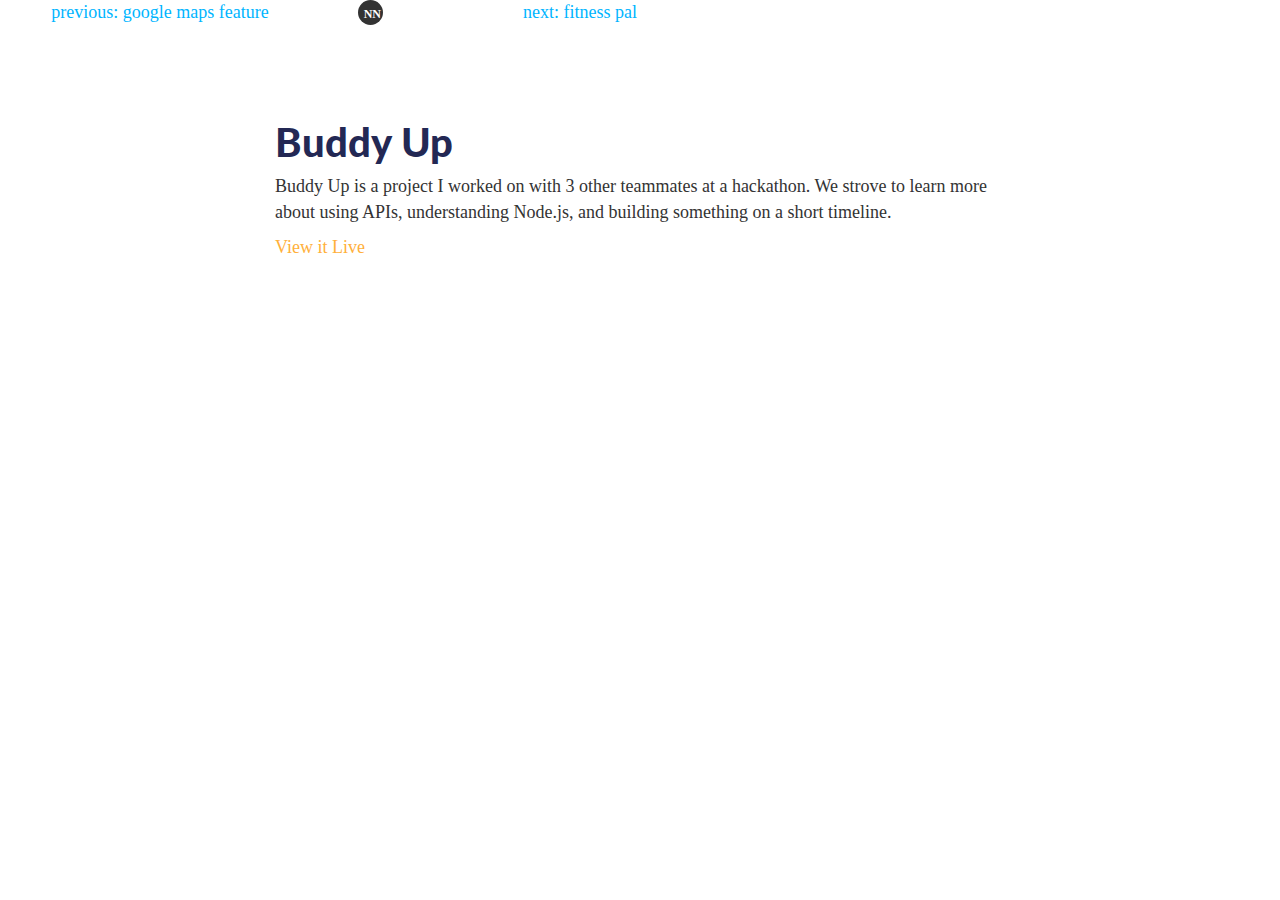
<file: buddyup.html>
<head>
  <link href="css/bootstrap.css" rel="stylesheet">
  <link href="css/style.css" rel="stylesheet">
  <link href="css/jquery.bxslider.css" rel="stylesheet">
  <link href="css/animate.css" rel="stylesheet">
  <link href="css/component.css" rel="stylesheet">
  <link href='http://fonts.googleapis.com/css?family=Oswald|Lato:100,300,700,900' rel='stylesheet' type='text/css'>
  <link href="http://netdna.bootstrapcdn.com/font-awesome/4.0.3/css/font-awesome.css" rel="stylesheet">
  <link rel="shortcut icon" type="text/css" href="logo.png">
  <script type="text/javascript" src='js/modernizr.custom.js'></script>
  <script src="http://code.jquery.com/jquery-1.10.1.min.js"></script>
  <script>
  (function(i,s,o,g,r,a,m){i['GoogleAnalyticsObject']=r;i[r]=i[r]||function(){
  (i[r].q=i[r].q||[]).push(arguments)},i[r].l=1*new Date();a=s.createElement(o),
  m=s.getElementsByTagName(o)[0];a.async=1;a.src=g;m.parentNode.insertBefore(a,m)
  })(window,document,'script','//www.google-analytics.com/analytics.js','ga');

  ga('create', 'UA-51050621-1', 'noorain.ca');
  ga('send', 'pageview');
</script>
<script src="http://code.jquery.com/jquery-1.10.1.min.js"></script>
<script type="text/javascript" src='js/jquery.bxslider.js'></script>
<script type="text/javascript" src='js/main.js'></script>
<meta name="viewport" content="width=device-width, initial-scale=1">
</head>

<body>
  <title>Buddy Up</title>
  <nav class="nav center">
    <div class="col-sm-3 col-xs-3 ib">
      <a class="styled-link linx-box-invertedcenter" href="maps-feature.html">previous: google maps feature</a>
    </div>
    <div class="logo col-xs-6 col-sm-6">
      <a href="index.html"><img src="logo.svg" width="25"></a>
    </div>
    <div class="col-xs-3 col-sm-3 ib">
      <a class="styled-link linx-box-invertedcenter" href="fitness-pal.html">next: fitness pal</a>
    </div>
  </nav>
  <div class="container main">
    <div class="col-md-8 col-md-offset-2">
      <h1>Buddy Up</h1>
      <p class="m20top">
 				Buddy Up is a project I worked on with 3 other teammates at a hackathon.
 				We strove to learn more about using APIs, understanding Node.js, and
 				building something on a short timeline.
      </p>
      <a class="styled-link center" href="http://budyup.herokuapp.com" style="color:#FFB03B" target="_blank">View it Live</a>
  <script>
  $(function() {
    $(document).on('ready', function() {
      $('.bxslider').bxSlider({
        horizontal: true,
        slideWidth: 300,
        controls: true
      });
      mixpanel.track("Landed FitnessPal");
    });
  });
  </script>
</body>
</file>
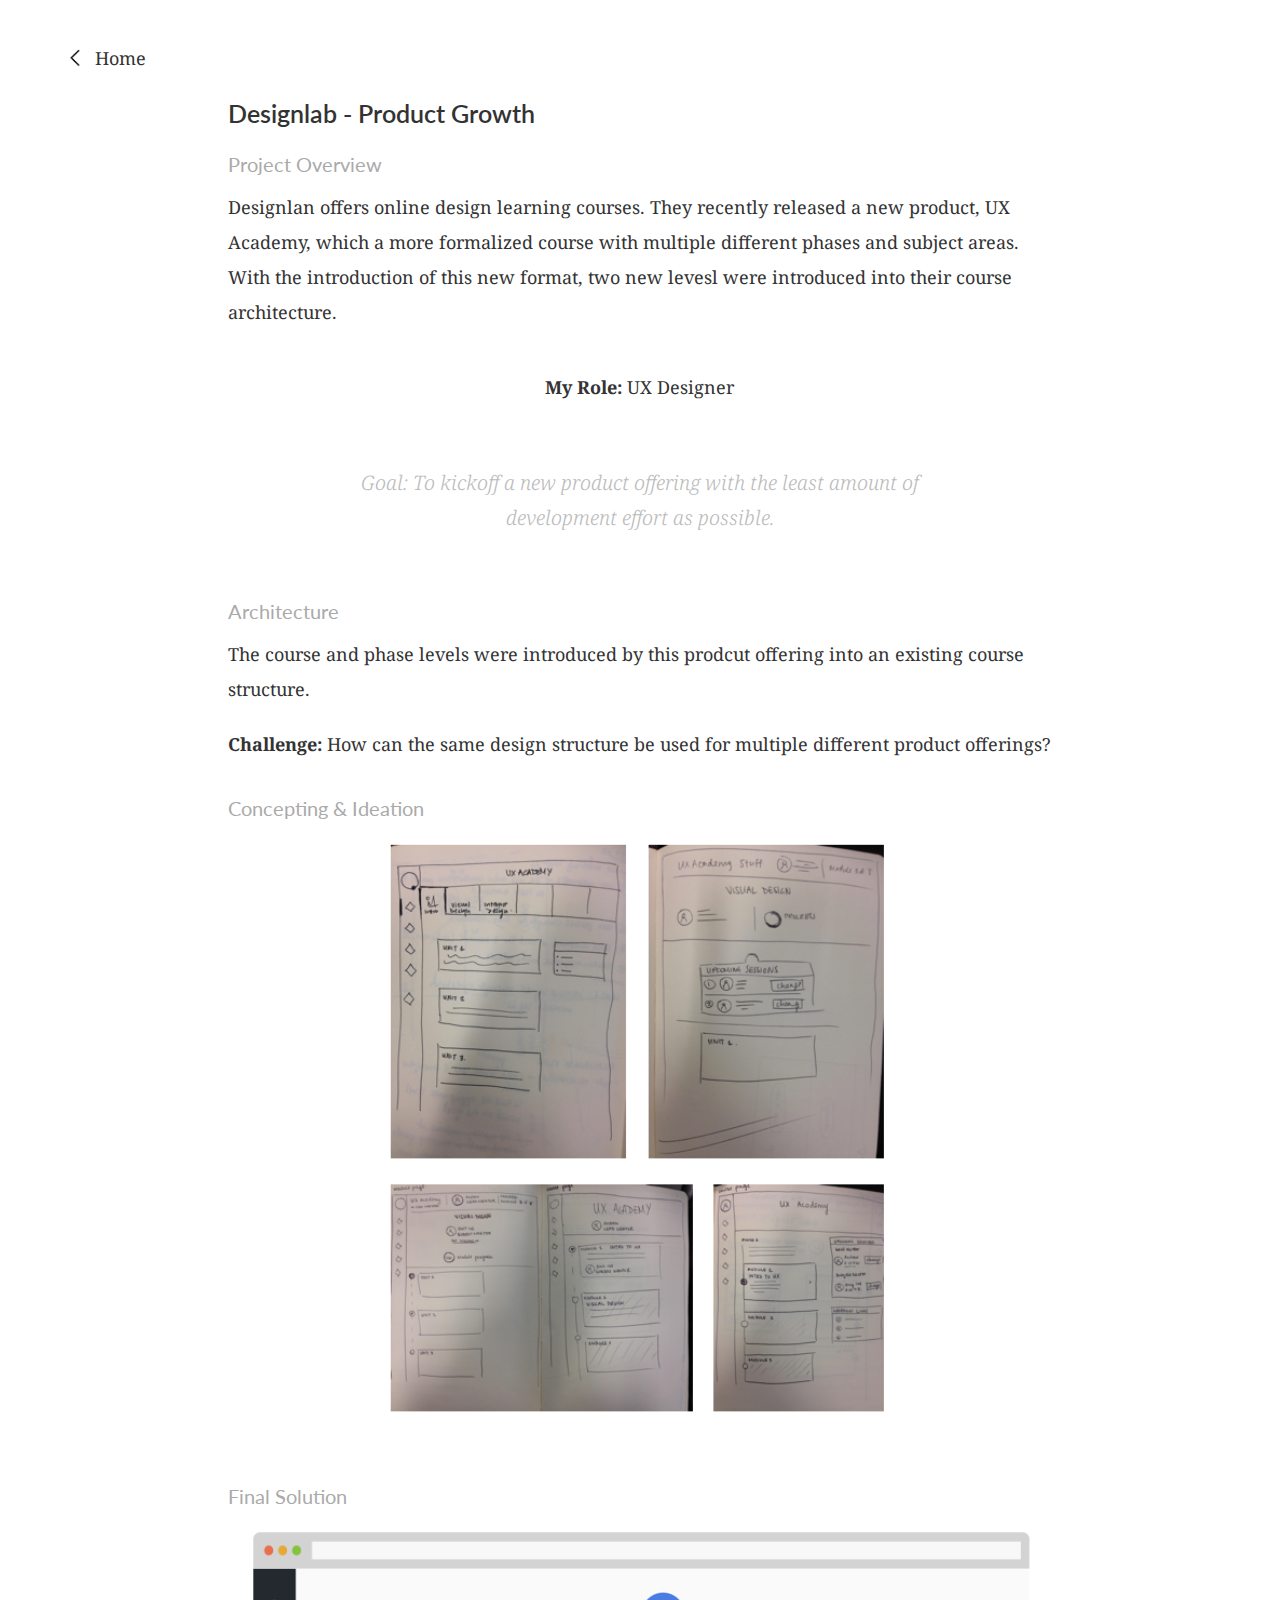
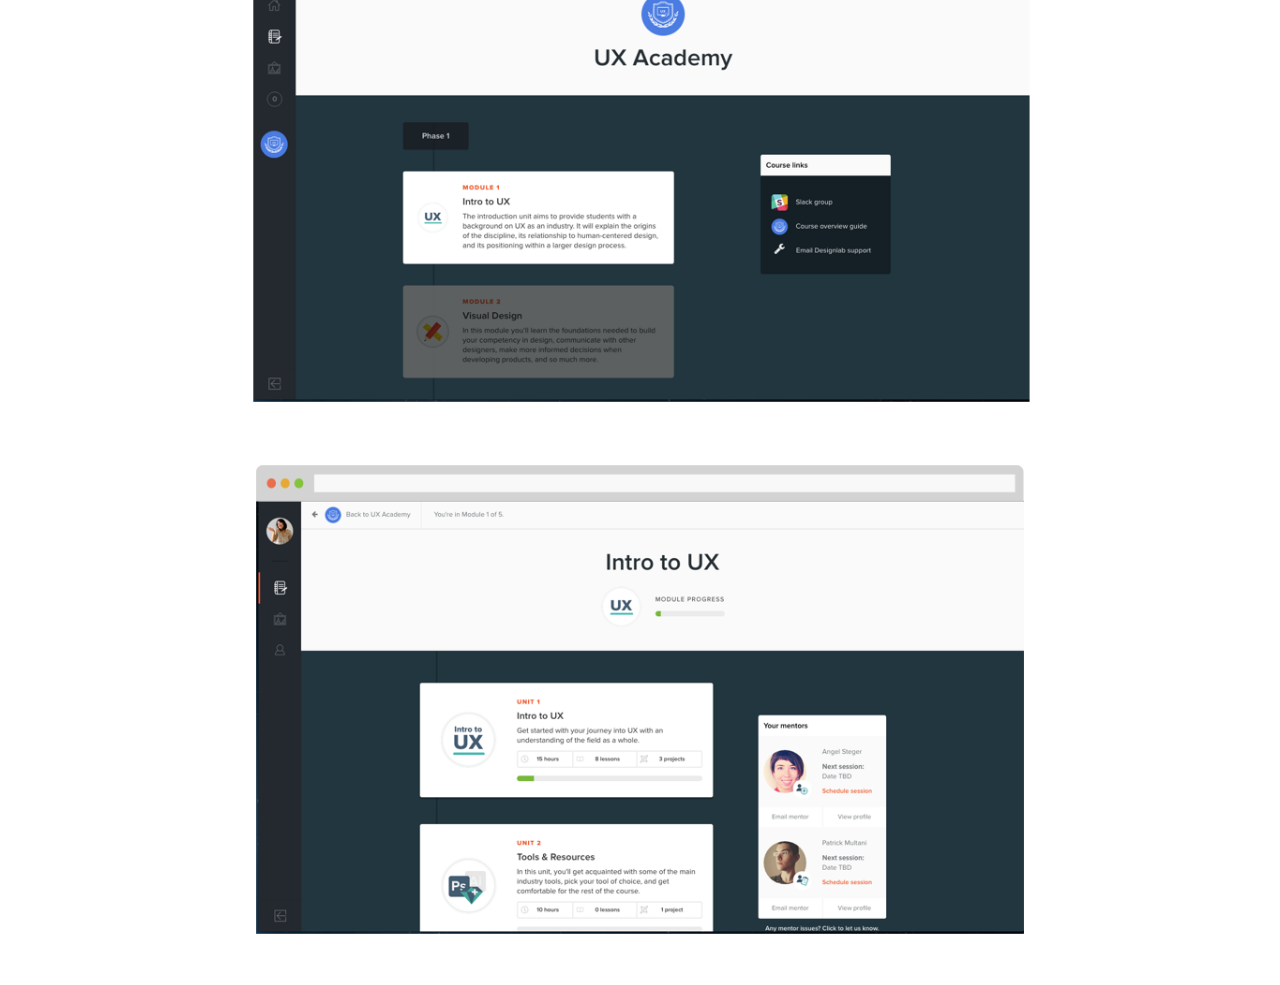
<file: designlab.html>
<head>
  <link href="css/bootstrap.css" rel="stylesheet">
  <link href="css/style.css" rel="stylesheet">
  <link href="css/animate.css" rel="stylesheet">
  <link href='https://fonts.googleapis.com/css?family=Droid+Serif:400,400italic,700|Lato:400,100,300,700,900|Oswald:200,300,400,500,600,700' rel='stylesheet' type='text/css'>
  <link href="http://netdna.bootstrapcdn.com/font-awesome/4.0.3/css/font-awesome.css" rel="stylesheet">
  <script type="text/javascript" src='js/modernizr.custom.js'></script>
  <link rel="stylesheet" href="css/responsive-nav.css">

  <script>
  (function(i,s,o,g,r,a,m){i['GoogleAnalyticsObject']=r;i[r]=i[r]||function(){
  (i[r].q=i[r].q||[]).push(arguments)},i[r].l=1*new Date();a=s.createElement(o),
  m=s.getElementsByTagName(o)[0];a.async=1;a.src=g;m.parentNode.insertBefore(a,m)
  })(window,document,'script','//www.google-analytics.com/analytics.js','ga');

  ga('create', 'UA-51050621-1', 'noorain.ca');
  ga('send', 'pageview');

</script>

<!-- start Mixpanel --><script type="text/javascript">(function(f,b){if(!b.__SV){var a,e,i,g;window.mixpanel=b;b._i=[];b.init=function(a,e,d){function f(b,h){var a=h.split(".");2==a.length&&(b=b[a[0]],h=a[1]);b[h]=function(){b.push([h].concat(Array.prototype.slice.call(arguments,0)))}}var c=b;"undefined"!==typeof d?c=b[d]=[]:d="mixpanel";c.people=c.people||[];c.toString=function(b){var a="mixpanel";"mixpanel"!==d&&(a+="."+d);b||(a+=" (stub)");return a};c.people.toString=function(){return c.toString(1)+".people (stub)"};i="disable track track_pageview track_links track_forms register register_once alias unregister identify name_tag set_config people.set people.set_once people.increment people.append people.track_charge people.clear_charges people.delete_user".split(" ");
for(g=0;g<i.length;g++)f(c,i[g]);b._i.push([a,e,d])};b.__SV=1.2;a=f.createElement("script");a.type="text/javascript";a.async=!0;a.src="//cdn.mxpnl.com/libs/mixpanel-2.2.min.js";e=f.getElementsByTagName("script")[0];e.parentNode.insertBefore(a,e)}})(document,window.mixpanel||[]);
mixpanel.init("be28fde0f06b28d78b61b02b85241f5e");</script><!-- end Mixpanel -->

<meta name="viewport" content="width=device-width, initial-scale=1">
</head>

<!-- <header class="case-study-header designlab text-center">
	<div class="overlay overlay-yellow">
		<h4>Designlab - Product Growth</h4>
		<h5>A project at trydesignlab.com</h5>
	</div>
</header> -->
<div class="col-md-12">
	<nav class="case-study"><a href="index.html"><img src="assets/left_chevron.png" />Home</a></nav>
</div>	
<body class="case-study">
	<div class="container-fluid">
		<div class="row ">
			<div class="col-md-8 col-md-offset-2">
				<h2>Designlab - Product Growth </h2>
				<h4 class="section-header">Project Overview</h4>
				<p>Designlan offers online design learning courses. They recently released a new product, UX Academy, which a more formalized course with multiple different phases and subject areas. With the introduction of this new format, two new levesl were introduced into their course architecture. <p>

				<p class="text-center"><b>My Role:</b> UX Designer</p>
				<p class="goal">Goal: To kickoff a new product offering with the least amount of development effort as possible.</p>

				<h4 class="section-header">Architecture</h4>	
		

				<p>The course and phase levels were introduced by this prodcut offering into an existing course structure. </p>

				<p><b>Challenge:</b> How can the same design structure be used for multiple different product offerings? </p>

				<h4 class="section-header">Concepting & Ideation</h4>		
				<div class="col-md-8 col-md-offset-2">
					<img  class="case-study-image"  src="assets/designlab/designlab-concepting.png" width="100%"/>
				</div>
				<h4 class="section-header col-md-12">Final Solution</h4>
				<div class="col-md-12">
					<img class="case-study-image responsive-image"  src="assets/designlab/designlab-course-page.png" width="100%" />
				</div>
				<div class="col-md-12">
					<img class="case-study-image responsive-image"  src="assets/designlab/designlab-module-page.png" width="100%" />
				</div>

			</div>
		</div>
	</div>
	<footer class="case-study-footer"></footer>
</body>
</file>
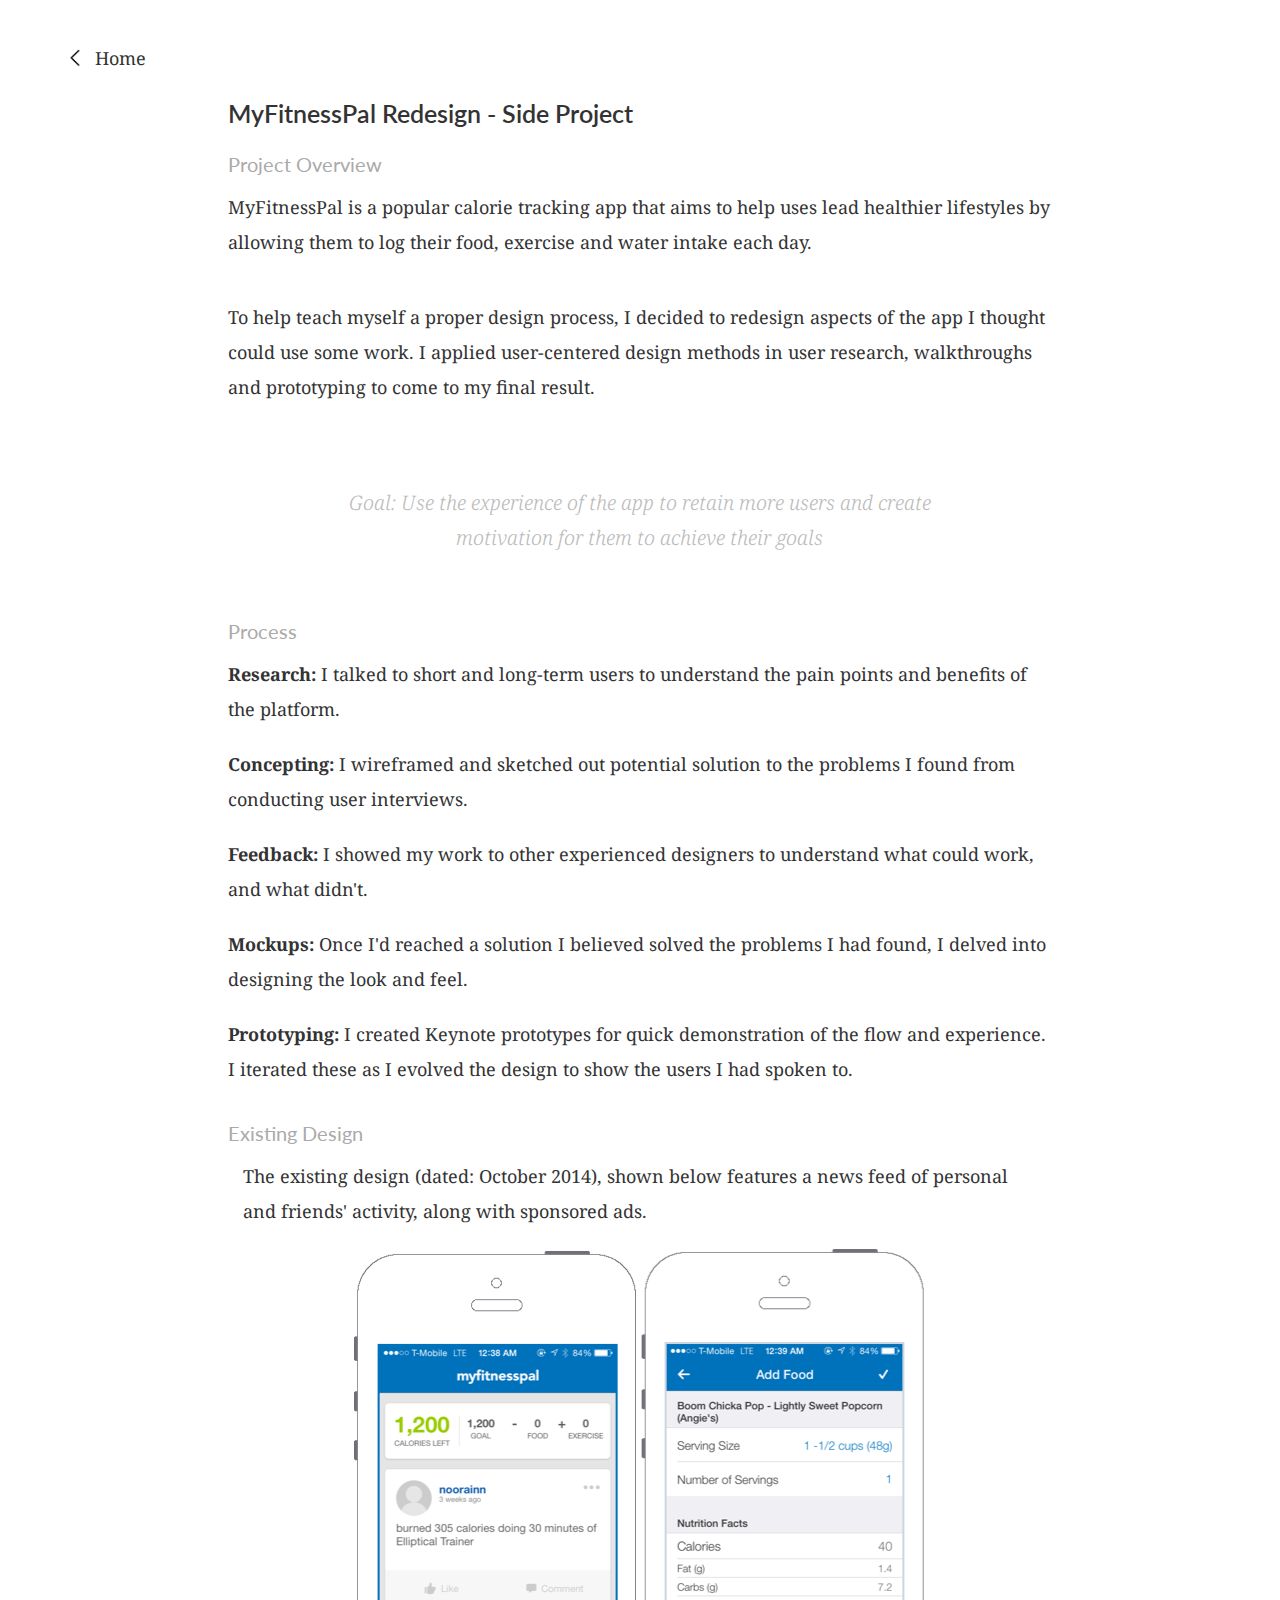
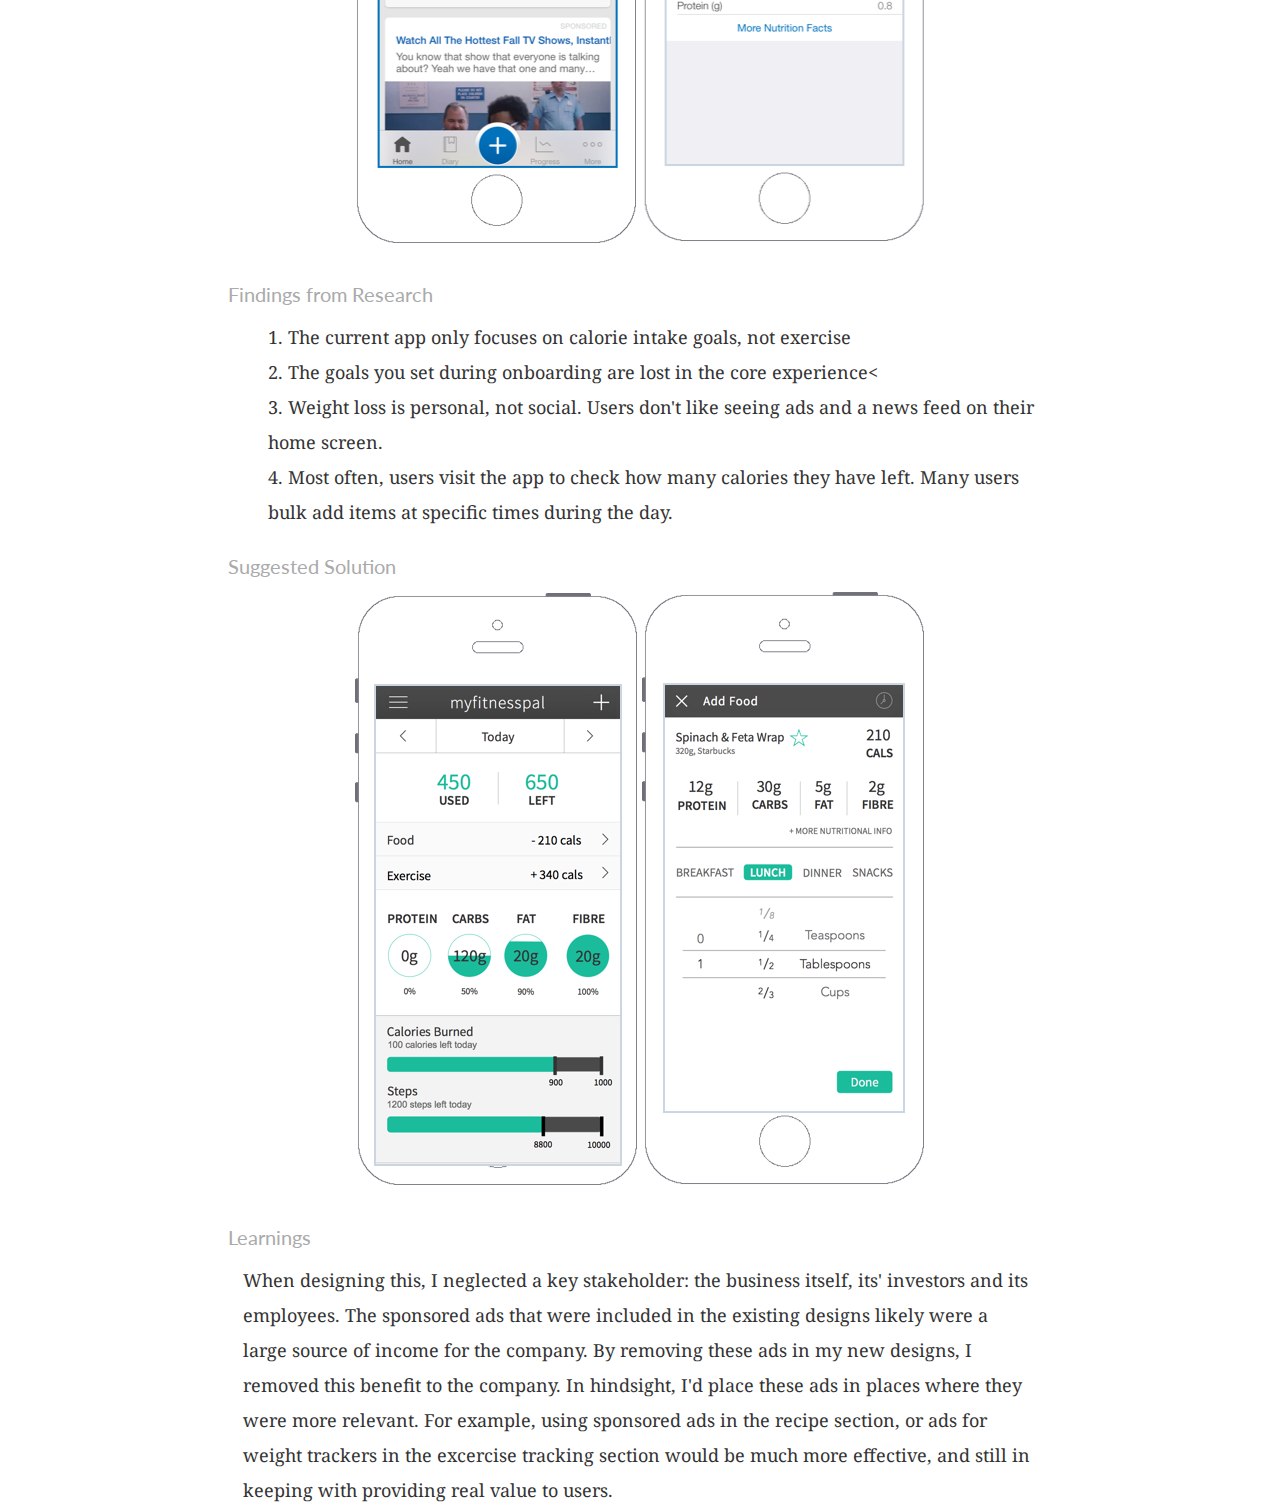
<file: fitness-pal.html>
<head>
  <link href="css/bootstrap.css" rel="stylesheet">
  <link href="css/style.css" rel="stylesheet">
  <link href="css/animate.css" rel="stylesheet">
  <link href='https://fonts.googleapis.com/css?family=Droid+Serif:400,400italic,700|Lato:400,100,300,700,900|Oswald:200,300,400,500,600,700' rel='stylesheet' type='text/css'>
  <link href="http://netdna.bootstrapcdn.com/font-awesome/4.0.3/css/font-awesome.css" rel="stylesheet">
  <script type="text/javascript" src='js/modernizr.custom.js'></script>
  <link rel="stylesheet" href="css/responsive-nav.css">

  <script>
  (function(i,s,o,g,r,a,m){i['GoogleAnalyticsObject']=r;i[r]=i[r]||function(){
  (i[r].q=i[r].q||[]).push(arguments)},i[r].l=1*new Date();a=s.createElement(o),
  m=s.getElementsByTagName(o)[0];a.async=1;a.src=g;m.parentNode.insertBefore(a,m)
  })(window,document,'script','//www.google-analytics.com/analytics.js','ga');

  ga('create', 'UA-51050621-1', 'noorain.ca');
  ga('send', 'pageview');

</script>

<!-- start Mixpanel --><script type="text/javascript">(function(f,b){if(!b.__SV){var a,e,i,g;window.mixpanel=b;b._i=[];b.init=function(a,e,d){function f(b,h){var a=h.split(".");2==a.length&&(b=b[a[0]],h=a[1]);b[h]=function(){b.push([h].concat(Array.prototype.slice.call(arguments,0)))}}var c=b;"undefined"!==typeof d?c=b[d]=[]:d="mixpanel";c.people=c.people||[];c.toString=function(b){var a="mixpanel";"mixpanel"!==d&&(a+="."+d);b||(a+=" (stub)");return a};c.people.toString=function(){return c.toString(1)+".people (stub)"};i="disable track track_pageview track_links track_forms register register_once alias unregister identify name_tag set_config people.set people.set_once people.increment people.append people.track_charge people.clear_charges people.delete_user".split(" ");
for(g=0;g<i.length;g++)f(c,i[g]);b._i.push([a,e,d])};b.__SV=1.2;a=f.createElement("script");a.type="text/javascript";a.async=!0;a.src="//cdn.mxpnl.com/libs/mixpanel-2.2.min.js";e=f.getElementsByTagName("script")[0];e.parentNode.insertBefore(a,e)}})(document,window.mixpanel||[]);
mixpanel.init("be28fde0f06b28d78b61b02b85241f5e");</script><!-- end Mixpanel -->

<meta name="viewport" content="width=device-width, initial-scale=1">
</head>

<div class="col-md-12">
	<nav class="case-study"><a href="index.html"><img src="assets/left_chevron.png" />Home</a></nav>
</div>	
<!-- <header class="case-study-header mfp text-center">
	<div class="overlay overlay-yellow">
		<h4>MyFitnessPal Redesign - Side Project</h4>
		<h5>A side project</h5>
	</div>
</header> -->
<body class="case-study">
	<div class="container-fluid">
		<div class="row ">
			<div class="col-md-8 col-md-offset-2">
				<h2>MyFitnessPal Redesign - Side Project</h2>
				<h4 class="section-header">Project Overview</h4>
				<p>MyFitnessPal is a popular calorie tracking app that aims to help uses lead healthier lifestyles by allowing them to log their food, exercise and water intake each day. <p>
				
				<p>To help teach myself a proper design process, I decided to redesign aspects of the app I thought could use some work. I applied user-centered design methods in user research, walkthroughs and prototyping to come to my final result.<p>

				<p class="goal">Goal: Use the experience of the app to retain more users and create motivation for them to achieve their goals</p>


				<h4 class="section-header">Process</h4>
				<p><b>Research: </b>I talked to short and long-term users to understand the pain points and benefits of the platform.</p>

				<p><b>Concepting:</b> I wireframed and sketched out potential solution to the problems I found from conducting user interviews.</p>

				<p><b>Feedback:</b> I showed my work to other experienced designers to understand what could work, and what didn't.</p> 

				<p><b>Mockups: </b>Once I'd reached a solution I believed solved the problems I had found, I delved into designing the look and feel.</p> 

				<p><b>Prototyping:</b> I created Keynote prototypes for quick demonstration of the flow and experience. I iterated these as I evolved the design to show the users I had spoken to.</p> 
				
				<h4 class="section-header">Existing Design</h4>
				<div class="col-md-12"><p>The existing design (dated: October 2014), shown below features a news feed of personal and friends' activity, along with sponsored ads.</p></div>
				<div class="col-md-12 text-center">
					<img class="case-study-image responsive-image"  src="assets/mfp/mfp-home-existing.png" />
					<img class="case-study-image responsive-image"  src="assets/mfp/mfp-addfood-existing.png"/>
				</div>

				<h4 class="section-header">Findings from Research</h4>	
				<ul>
					<li>1.
					The current app only focuses on calorie intake goals, not exercise</li>
					
					<li>2. The goals you set during onboarding are lost in the core experience< </li>

					<li>3. Weight loss is personal, not social. Users don't like seeing ads and a news feed on their home screen.</li>

					<li>4. Most often, users visit the app to check how many calories they have left. Many users bulk add items at specific times during the day. </li>
				</ul>
				<h4 class="section-header">Suggested Solution</h4>
				<div class="col-md-12 text-center">
					<img class="case-study-image responsive-image"  src="assets/mfp/mfp-home-new.png"/>	
					<img class="case-study-image responsive-image"  src="assets/mfp/mfp-addfood-new.png" />
				</div>

				<h4 class="section-header">Learnings</h4>
				<div class="col-md-12">
					When designing this, I neglected a key stakeholder: the business itself, its' investors and its employees. The sponsored ads that were included in the existing designs likely were a large source of income for the company. By removing these ads in my new designs, I removed this benefit to the company. In hindsight, I'd place these ads in places where they were more relevant. For example, using sponsored ads in the recipe section, or ads for weight trackers in the excercise tracking section would be much more effective, and still in keeping with providing real value to users. 
				</div>
			</div>
		</div>
	</div>
	<footer class="case-study-footer"></footer>
</body>
</file>
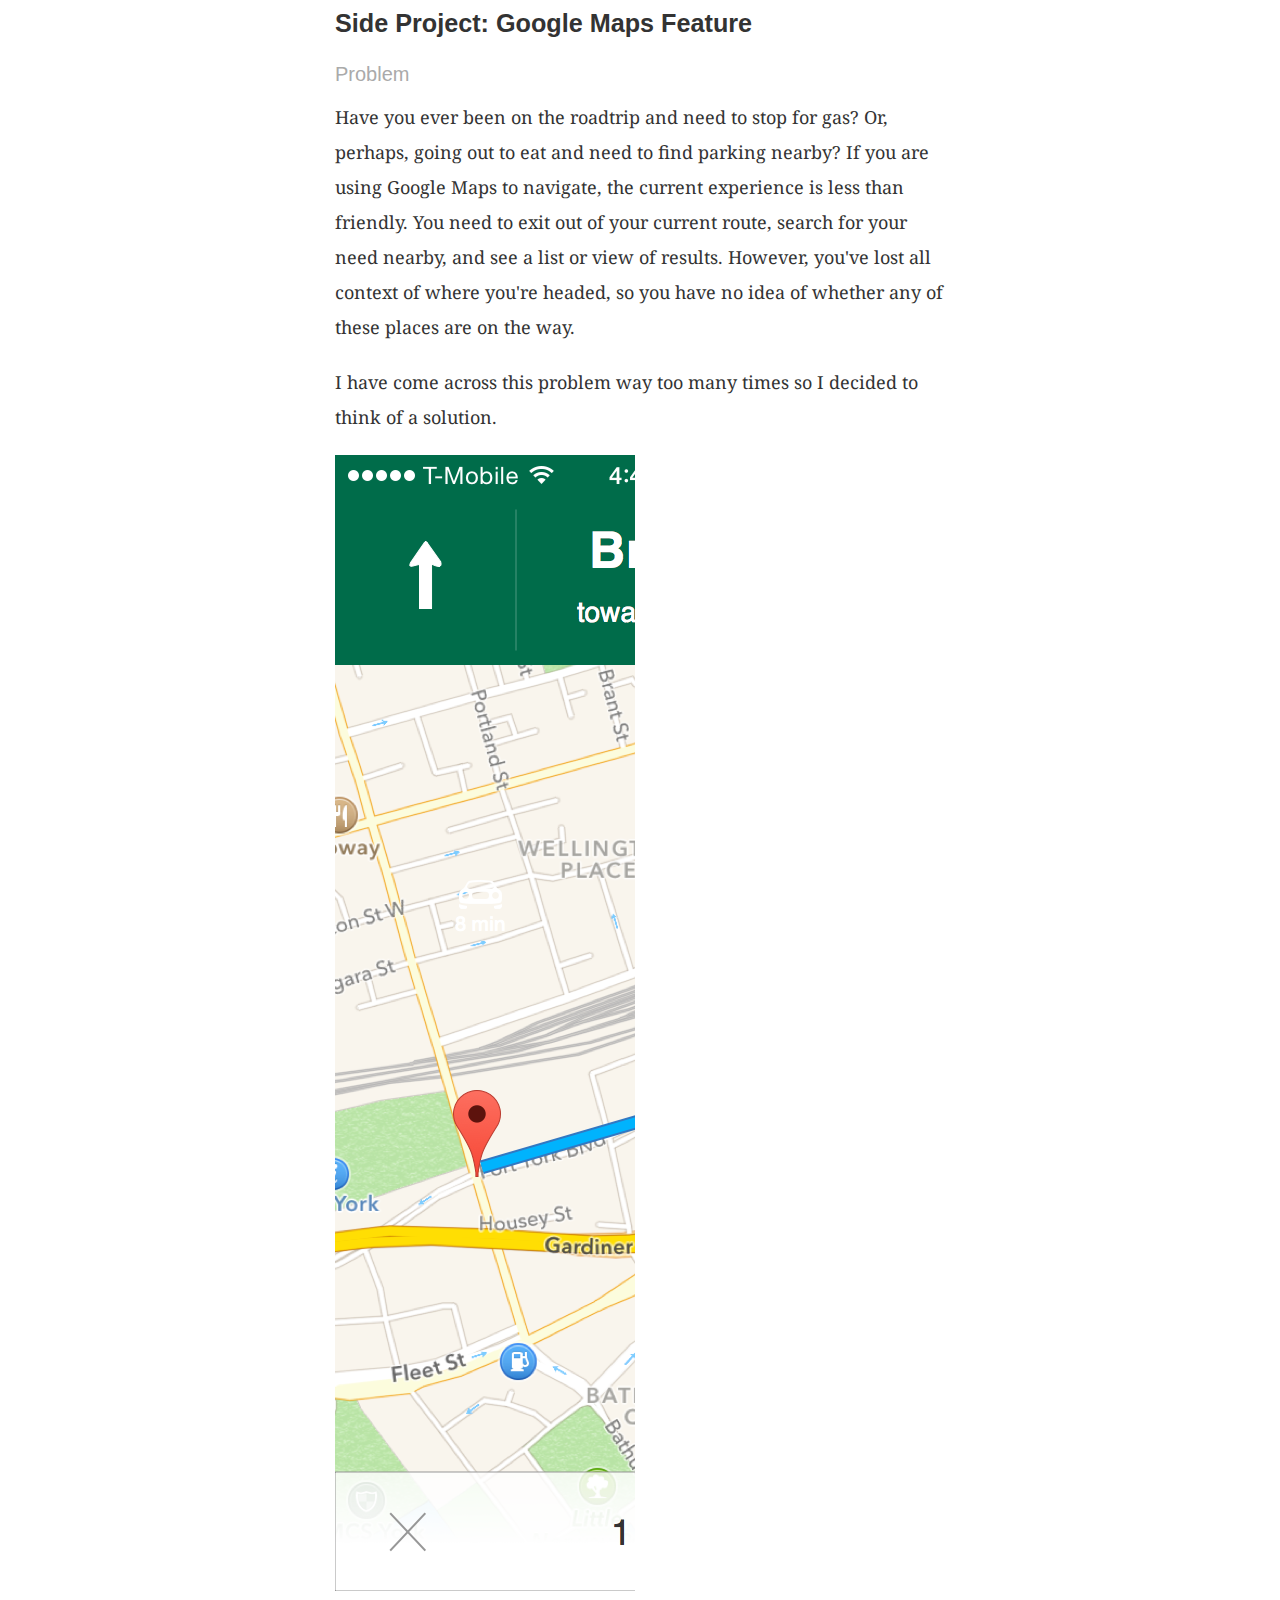
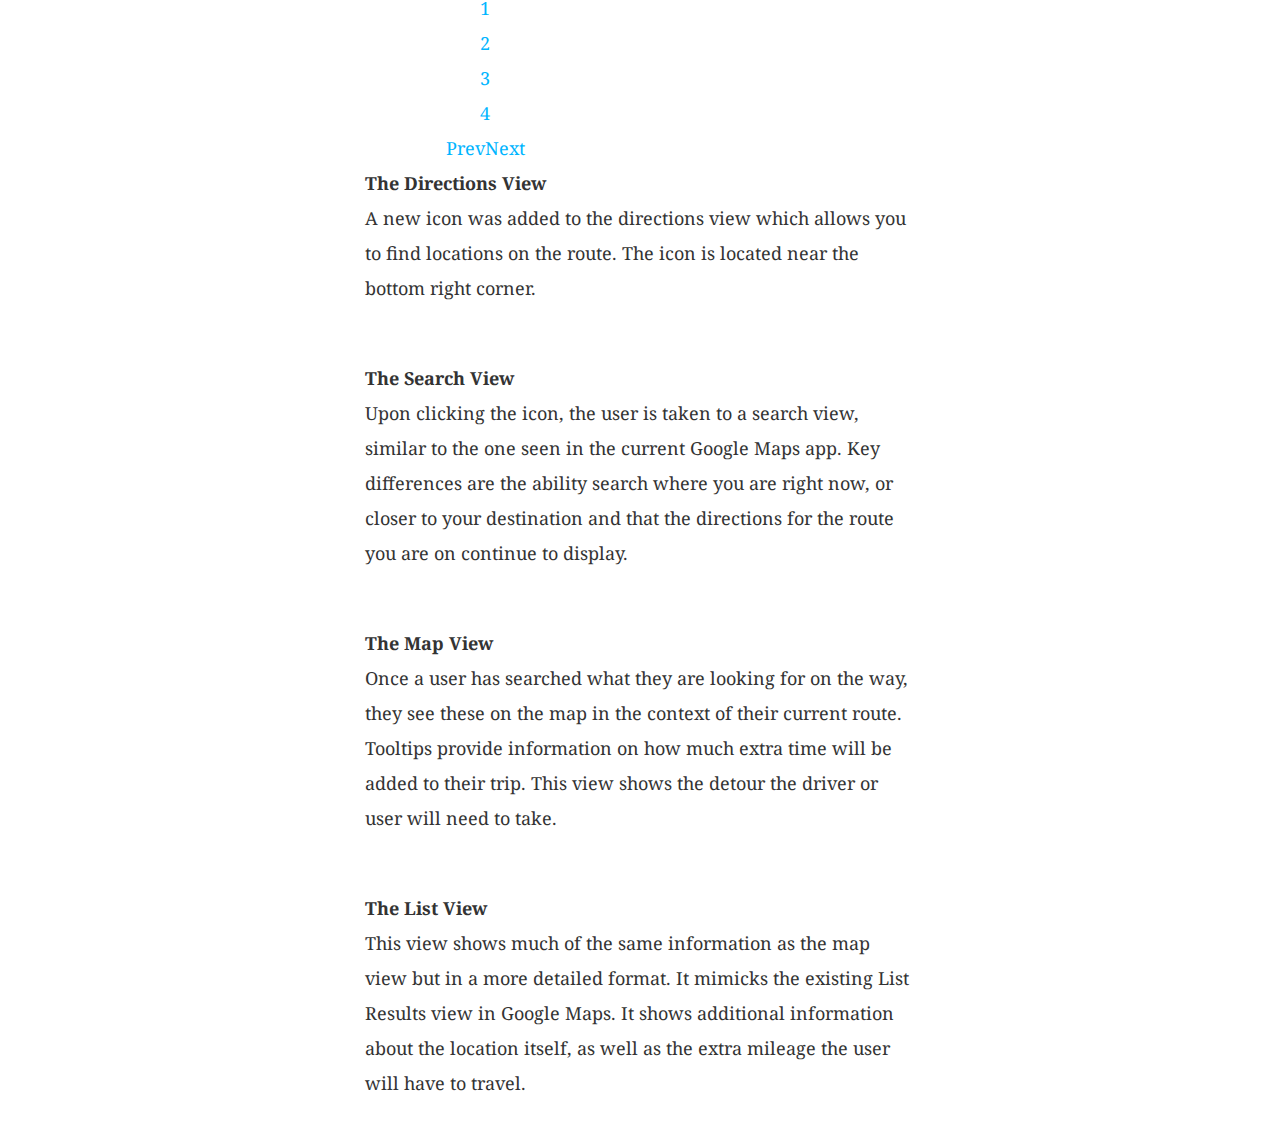
<file: google-maps.html>
<head>
  <link href="css/bootstrap.css" rel="stylesheet">
  <link href="css/style.css" rel="stylesheet">
  <link href='https://fonts.googleapis.com/css?family=Droid+Serif:400,400italic,700,700italic' rel='stylesheet' type='text/css'>
  <link href="http://netdna.bootstrapcdn.com/font-awesome/4.0.3/css/font-awesome.css" rel="stylesheet">
  <link rel="icon" type="image/png" href="logo.png">
  <meta name="viewport" content="width=device-width, initial-scale=1">

  <script type="text/javascript" src='js/modernizr.custom.js'></script>
  <script>
  (function(i,s,o,g,r,a,m){i['GoogleAnalyticsObject']=r;i[r]=i[r]||function(){
  (i[r].q=i[r].q||[]).push(arguments)},i[r].l=1*new Date();a=s.createElement(o),
  m=s.getElementsByTagName(o)[0];a.async=1;a.src=g;m.parentNode.insertBefore(a,m)
  })(window,document,'script','//www.google-analytics.com/analytics.js','ga');
  ga('create', 'UA-51050621-1', 'noorain.ca');
  ga('send', 'pageview');
  </script>
  <script src="http://code.jquery.com/jquery-1.10.1.min.js"></script>
  <script type="text/javascript" src='js/jquery.bxslider.js'></script>
  <script type="text/javascript" src='js/main.js'></script>
</head>

<body class="case-study">
  <div class="container main col-md-6 col-md-offset-3">
    <h2 >Side Project: Google Maps Feature</h2>
    <h4 class="section-header">Problem</h4>
    <p class="m20top">
      Have you ever been on the roadtrip and need to stop for gas? Or, perhaps, going out to eat and need to find parking nearby? If you are using Google Maps to navigate, the current experience is less than friendly. You need to exit out of your current route, search for your need nearby, and see a list or view of results. However, you've lost all context of where you're headed, so you have no idea of whether any of these places are on the way.
    </p>
    <p>I have come across this problem way too many times so I decided to think of a solution.</p>
    <div class="valign-top center">
      <ul class="bxslider">
        <li><img src="css/images/gmaps-home-screen.png"/></li>
        <li><img src="css/images/gmaps-search.png" /></li>
        <li><img src="css/images/gmaps-listresults.png" /></li>
        <li><img  src="css/images/gmaps-maps.png" /></li>
      </ul>
    </div>
    <div class="col-md-12 m20 no-padding">
      <div class="col-xs-12">
        <b>The Directions View</b>
        <p>A new icon was added to the directions view which allows you to find locations on the route. The icon is located near the bottom right corner.
        </p>
        </br>
      </div>
      <div class="col-xs-12">
        <b>The Search View</b>
        <p>Upon clicking the icon, the user is taken to a search view, similar to the one seen in the current Google Maps app. Key differences are the ability search where you are right now, or closer to your destination and that the directions for the route you are on continue to display.
        </p>
        </br>
      </div>
      <div class="col-xs-12">
        <b>The Map View</b>
        <p>Once a user has searched what they are looking for on the way, they see these on the map in the context of their current route. Tooltips provide information on how much extra time will be added to their trip. This view shows the detour the driver or user will need to take.
        </p>
        </br>
      </div>
      <div class="col-xs-12">
        <b>The List View</b>
        <p>This view shows much of the same information as the map view but in a more detailed format. It mimicks the existing List Results view in Google Maps. It shows additional information about the location itself, as well as the extra mileage the user will have to travel.
        </p>
      </div>
    </div>
  </div>
  <script>
  $(function() {
    $(document).on('ready', function() {
      $('.bxslider').bxSlider({
        horizontal: true,
        slideWidth: 300,
        controls: true
      });
      mixpanel.track("Landed FitnessPal");
    });
  });
  </script>
</body>
</file>
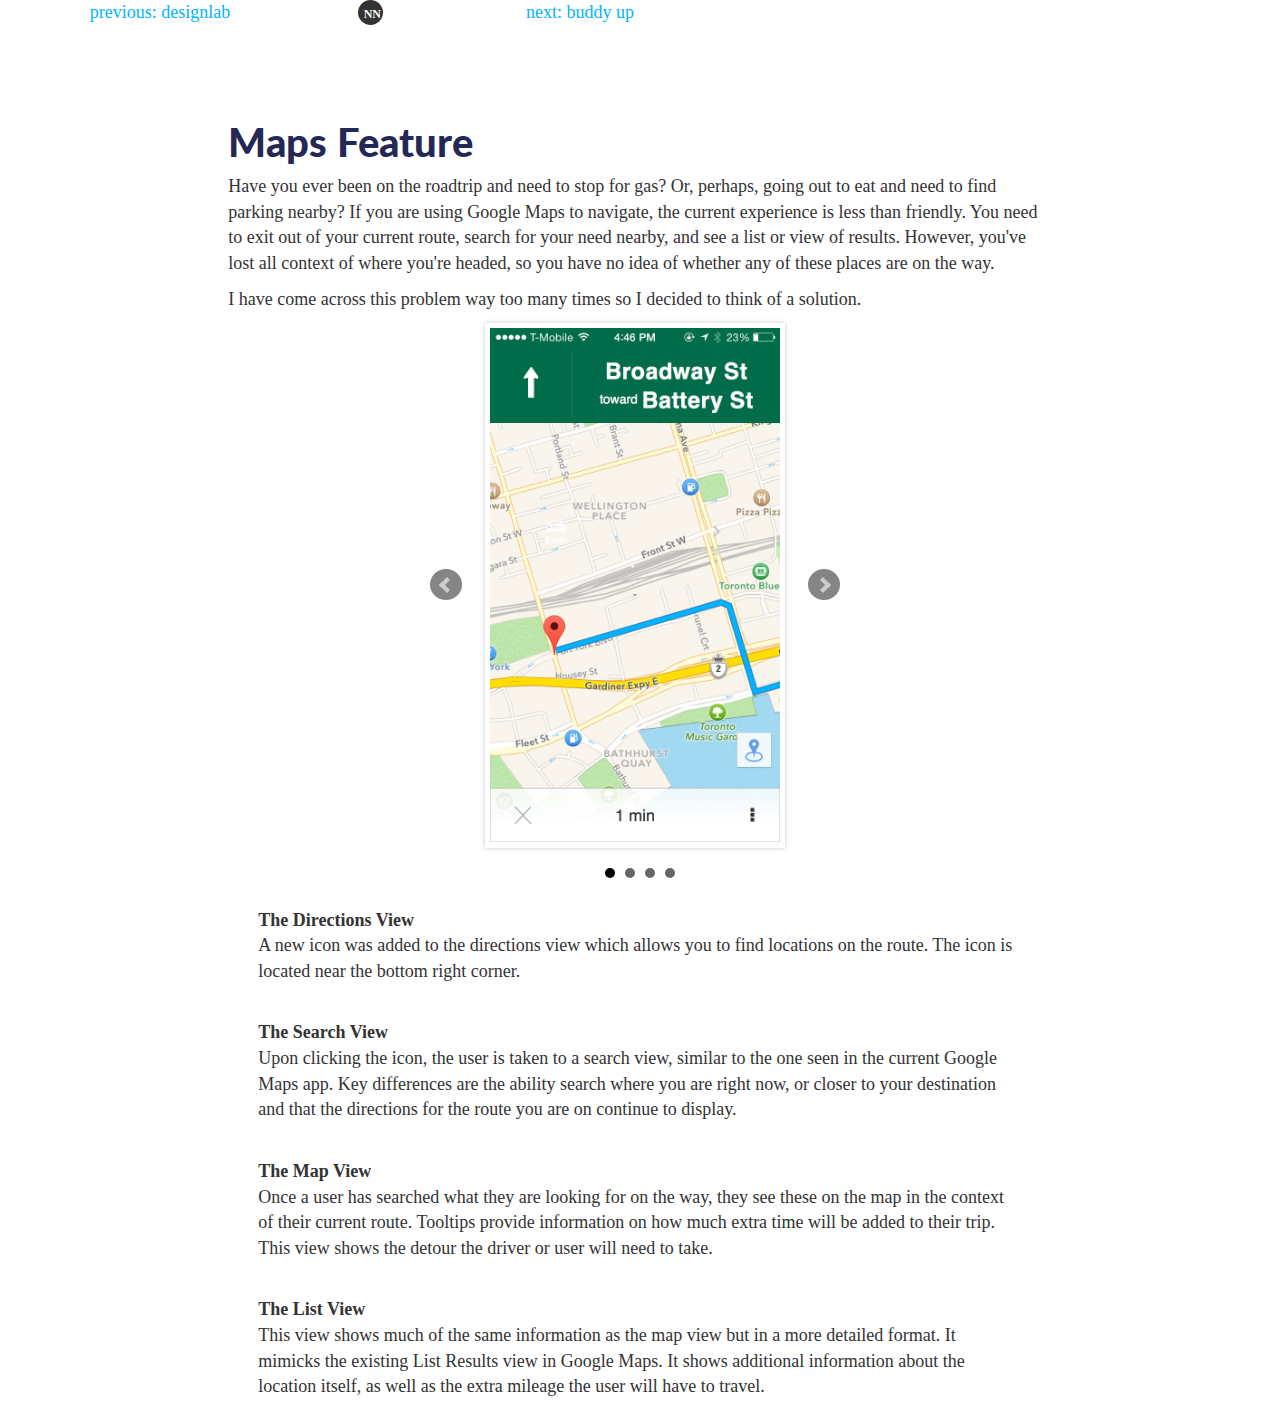
<file: maps-feature.html>
<head>
  <link href="css/bootstrap.css" rel="stylesheet">
  <link href="css/style.css" rel="stylesheet">
  <link href="css/jquery.bxslider.css" rel="stylesheet">
  <link href="css/animate.css" rel="stylesheet">
  <link href="css/component.css" rel="stylesheet">
  <link href='http://fonts.googleapis.com/css?family=Oswald|Lato:100,300,700,900' rel='stylesheet' type='text/css'>
  <link href="http://netdna.bootstrapcdn.com/font-awesome/4.0.3/css/font-awesome.css" rel="stylesheet">
  <link rel="icon" type="image/png" href="logo.png">
  <meta name="viewport" content="width=device-width, initial-scale=1">

  <script type="text/javascript" src='js/modernizr.custom.js'></script>
  <script>
  (function(i,s,o,g,r,a,m){i['GoogleAnalyticsObject']=r;i[r]=i[r]||function(){
  (i[r].q=i[r].q||[]).push(arguments)},i[r].l=1*new Date();a=s.createElement(o),
  m=s.getElementsByTagName(o)[0];a.async=1;a.src=g;m.parentNode.insertBefore(a,m)
  })(window,document,'script','//www.google-analytics.com/analytics.js','ga');

  ga('create', 'UA-51050621-1', 'noorain.ca');
  ga('send', 'pageview');
  </script>
  <script src="http://code.jquery.com/jquery-1.10.1.min.js"></script>
  <script type="text/javascript" src='js/jquery.bxslider.js'></script>
  <script type="text/javascript" src='js/main.js'></script>
</head>

<body>
  <title>Google Maps Feature - My Projects</title>
  <nav class="nav center">
    <div class="col-sm-3 col-xs-3 ib">
      <a class="styled-link linx-box-invertedcenter" href="designlab.html">previous: designlab</a>
    </div>
    <div class="logo col-xs-6 col-sm-6">
      <a href="index.html"><img src="logo.svg" width="25"></a>
    </div>
    <div class="col-xs-3 col-sm-3 ib">
      <a class="styled-link linx-box-invertedcenter" href="buddyup.html">next: buddy up</a>
    </div>
  </nav>
  <div class="container main col-md-8 col-md-offset-2">
    <h1>Maps Feature</h1>
    <p class="m20top">
      Have you ever been on the roadtrip and need to stop for gas? Or, perhaps, going out to eat and need to find parking nearby? If you are using Google Maps to navigate, the current experience is less than friendly. You need to exit out of your current route, search for your need nearby, and see a list or view of results. However, you've lost all context of where you're headed, so you have no idea of whether any of these places are on the way.
    </p>
    <p>I have come across this problem way too many times so I decided to think of a solution.</p>
    <div class="valign-top center">
      <ul class="bxslider">
        <li><img src="css/images/gmaps-home-screen.png"/></li>
        <li><img src="css/images/gmaps-search.png" /></li>
        <li><img src="css/images/gmaps-listresults.png" /></li>
        <li><img  src="css/images/gmaps-maps.png" /></li>
      </ul>
    </div>
    <div class="col-md-12 m20 no-padding">
      <div class="col-xs-12">
        <b>The Directions View</b>
        <p>A new icon was added to the directions view which allows you to find locations on the route. The icon is located near the bottom right corner.
        </p>
        </br>
      </div>
      <div class="col-xs-12">
        <b>The Search View</b>
        <p>Upon clicking the icon, the user is taken to a search view, similar to the one seen in the current Google Maps app. Key differences are the ability search where you are right now, or closer to your destination and that the directions for the route you are on continue to display.
        </p>
        </br>
      </div>
      <div class="col-xs-12">
        <b>The Map View</b>
        <p>Once a user has searched what they are looking for on the way, they see these on the map in the context of their current route. Tooltips provide information on how much extra time will be added to their trip. This view shows the detour the driver or user will need to take.
        </p>
        </br>
      </div>
      <div class="col-xs-12">
        <b>The List View</b>
        <p>This view shows much of the same information as the map view but in a more detailed format. It mimicks the existing List Results view in Google Maps. It shows additional information about the location itself, as well as the extra mileage the user will have to travel.
        </p>
      </div>
    </div>
  </div>
  <script>
  $(function() {
    $(document).on('ready', function() {
      $('.bxslider').bxSlider({
        horizontal: true,
        slideWidth: 300,
        controls: true
      });
      mixpanel.track("Landed FitnessPal");
    });
  });
  </script>
</body>
</file>
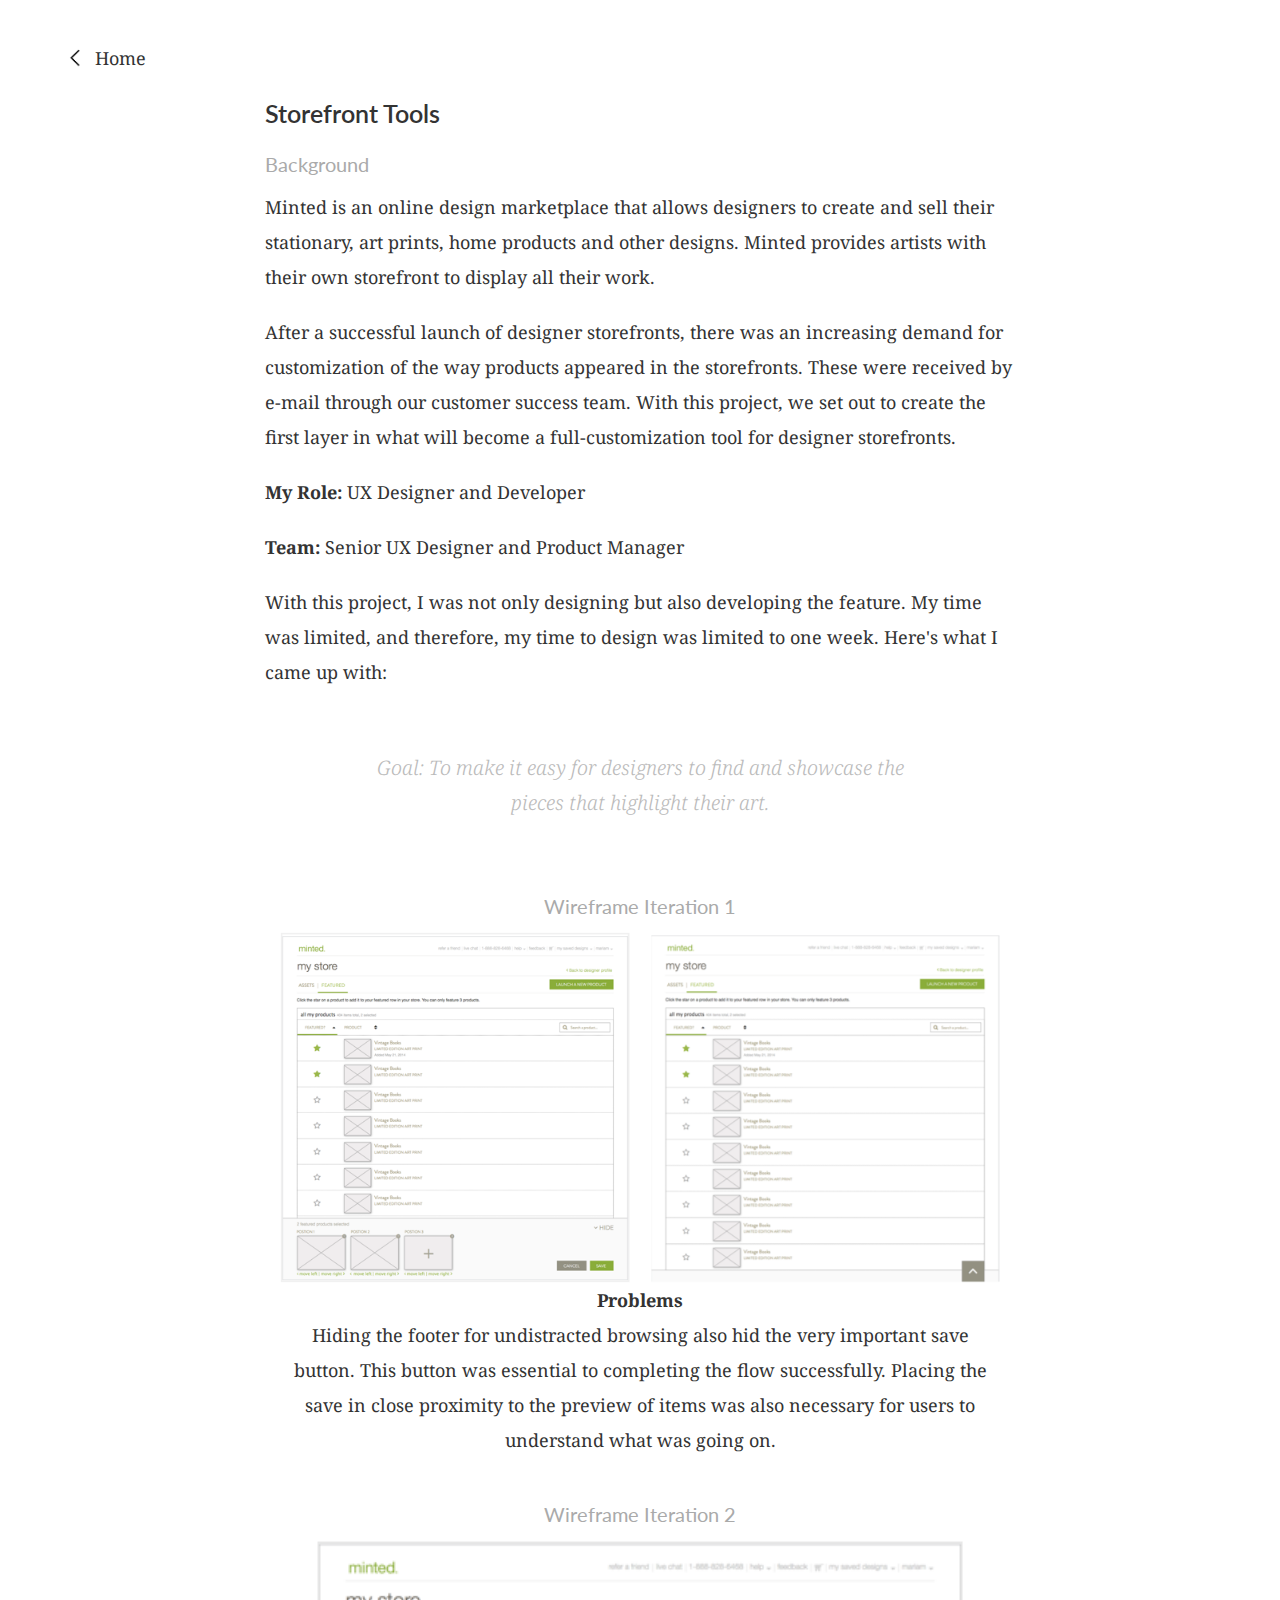
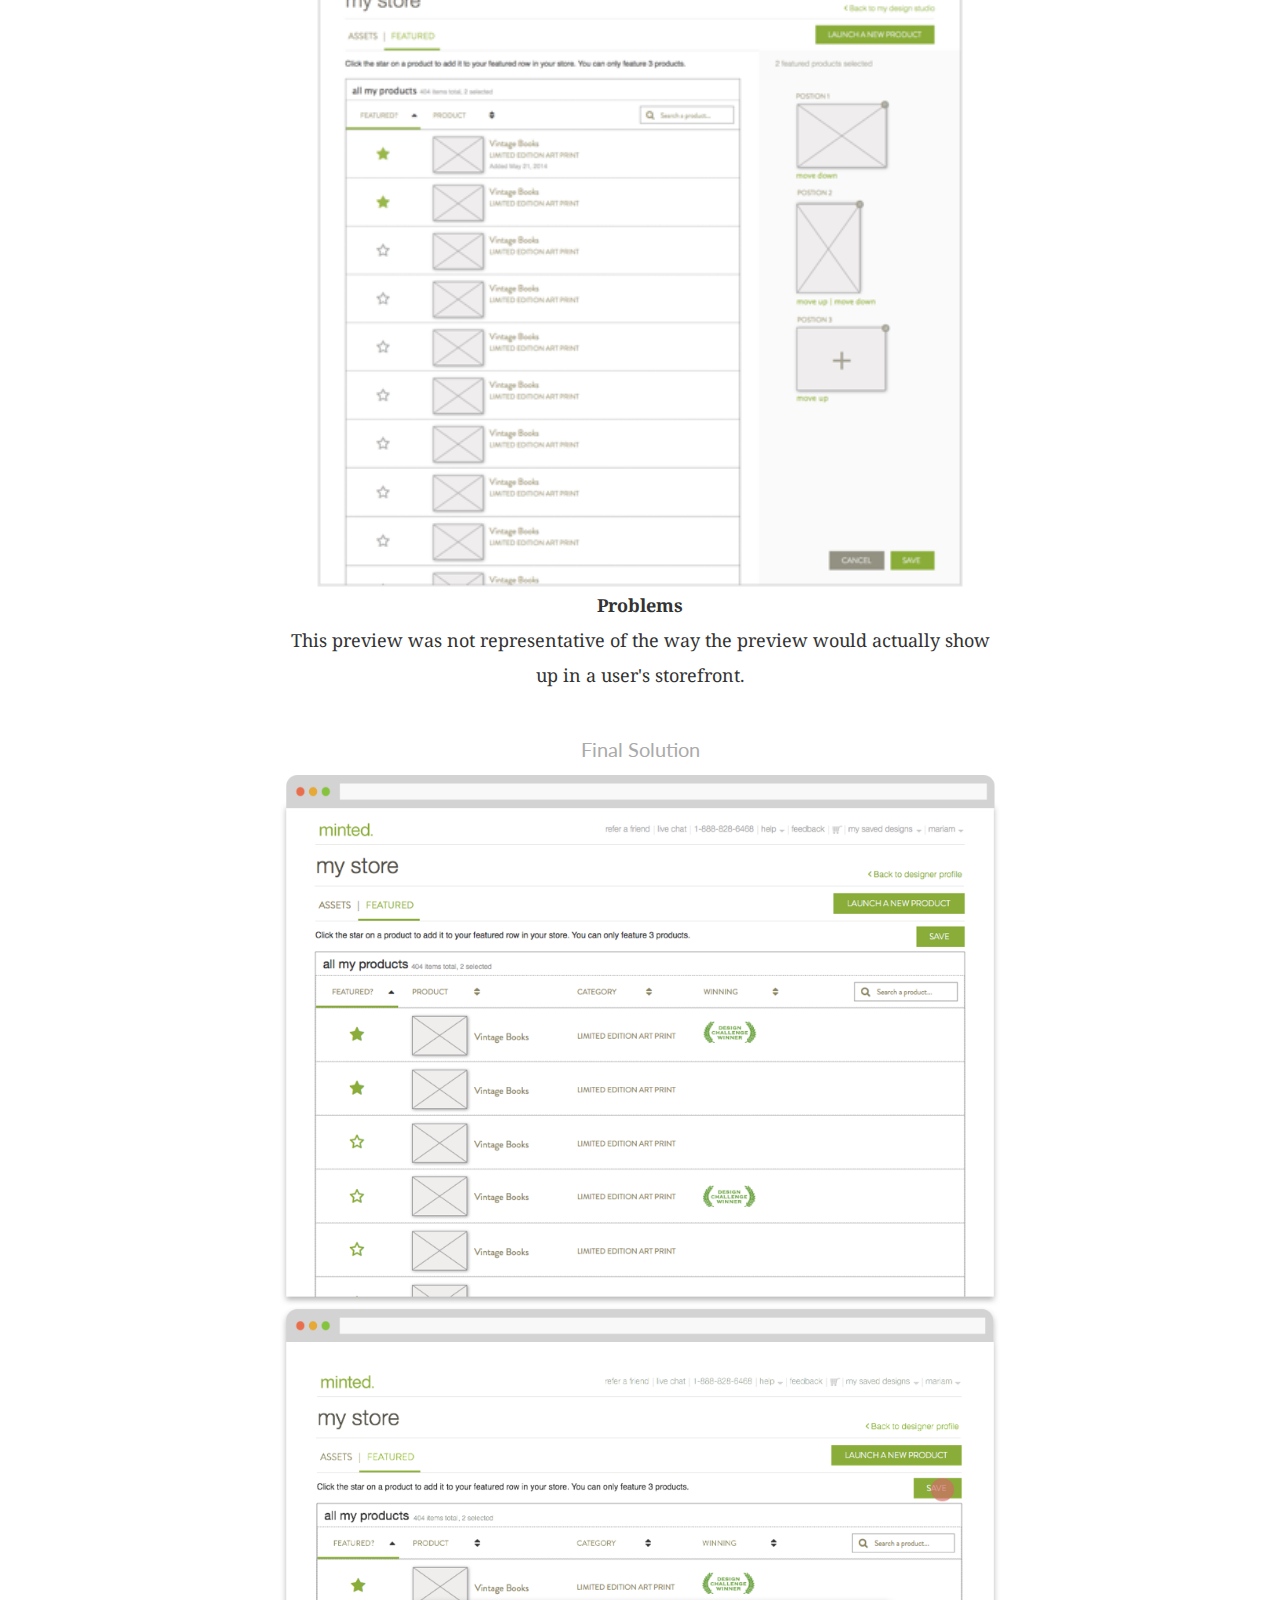
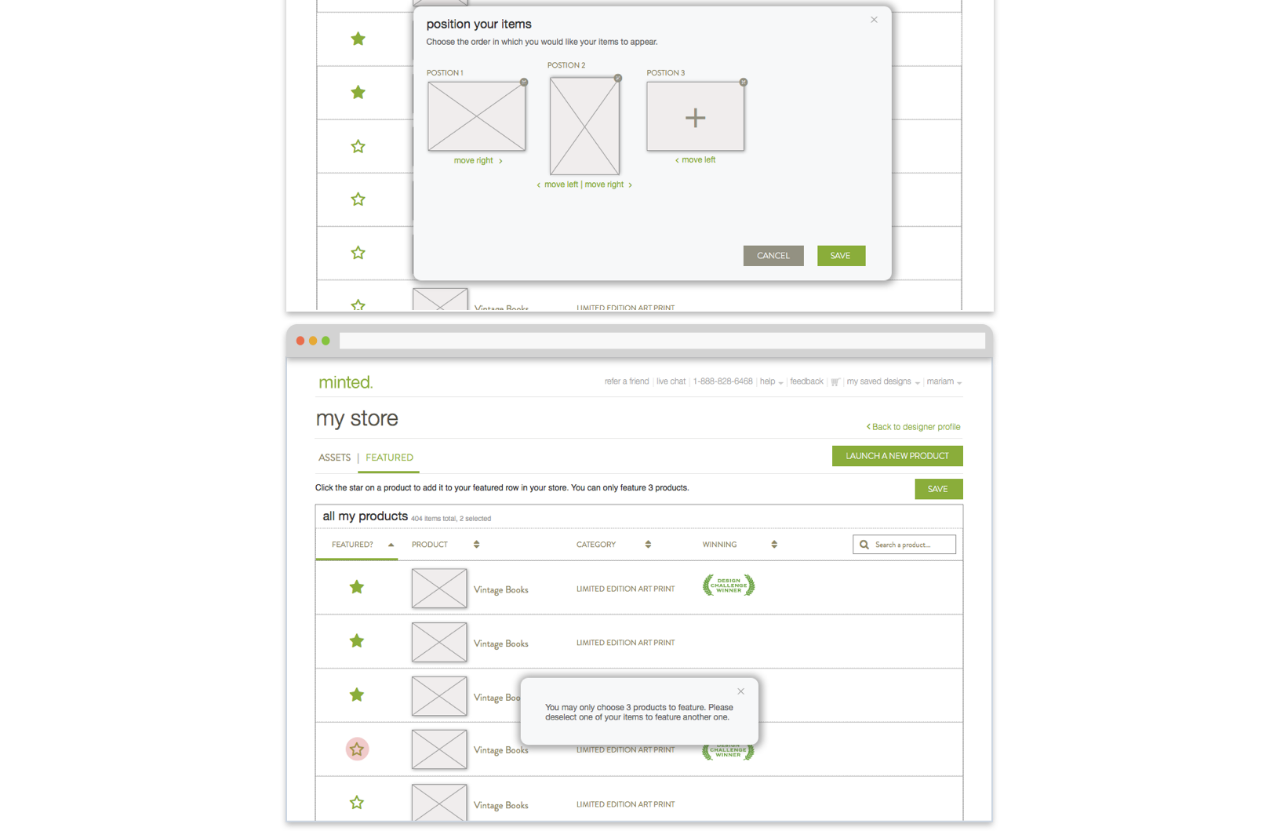
<file: minted.html>
<head>
  <link href="css/bootstrap.css" rel="stylesheet">
  <link href="css/style.css" rel="stylesheet">
  <link href="css/animate.css" rel="stylesheet">
  <link href='https://fonts.googleapis.com/css?family=Droid+Serif:400,400italic,700|Lato:400,100,300,700,900|Oswald:200,300,400,500,600,700' rel='stylesheet' type='text/css'>
  <link href="http://netdna.bootstrapcdn.com/font-awesome/4.0.3/css/font-awesome.css" rel="stylesheet">
  <script type="text/javascript" src='js/modernizr.custom.js'></script>
  <link rel="stylesheet" href="css/responsive-nav.css">

  <script>
  (function(i,s,o,g,r,a,m){i['GoogleAnalyticsObject']=r;i[r]=i[r]||function(){
  (i[r].q=i[r].q||[]).push(arguments)},i[r].l=1*new Date();a=s.createElement(o),
  m=s.getElementsByTagName(o)[0];a.async=1;a.src=g;m.parentNode.insertBefore(a,m)
  })(window,document,'script','//www.google-analytics.com/analytics.js','ga');

  ga('create', 'UA-51050621-1', 'noorain.ca');
  ga('send', 'pageview');

</script>

<!-- start Mixpanel --><script type="text/javascript">(function(f,b){if(!b.__SV){var a,e,i,g;window.mixpanel=b;b._i=[];b.init=function(a,e,d){function f(b,h){var a=h.split(".");2==a.length&&(b=b[a[0]],h=a[1]);b[h]=function(){b.push([h].concat(Array.prototype.slice.call(arguments,0)))}}var c=b;"undefined"!==typeof d?c=b[d]=[]:d="mixpanel";c.people=c.people||[];c.toString=function(b){var a="mixpanel";"mixpanel"!==d&&(a+="."+d);b||(a+=" (stub)");return a};c.people.toString=function(){return c.toString(1)+".people (stub)"};i="disable track track_pageview track_links track_forms register register_once alias unregister identify name_tag set_config people.set people.set_once people.increment people.append people.track_charge people.clear_charges people.delete_user".split(" ");
for(g=0;g<i.length;g++)f(c,i[g]);b._i.push([a,e,d])};b.__SV=1.2;a=f.createElement("script");a.type="text/javascript";a.async=!0;a.src="//cdn.mxpnl.com/libs/mixpanel-2.2.min.js";e=f.getElementsByTagName("script")[0];e.parentNode.insertBefore(a,e)}})(document,window.mixpanel||[]);
mixpanel.init("be28fde0f06b28d78b61b02b85241f5e");</script><!-- end Mixpanel -->

<meta name="viewport" content="width=device-width, initial-scale=1">
</head>

<!-- <header class="case-study-header minted text-center">
	<div class="overlay overlay-yellow">
		<h4>Storefront Tools</h4>
		<h5>A project at Minted</h5>
	</div>
</header> -->
<div class="col-md-12">
	<nav class="case-study"><a href="index.html"><img src="assets/left_chevron.png" />Home</a></nav>
</div>	
<body class="case-study">
	<div class="container">
		<div class="row ">
			<div class="col-md-8 col-md-offset-2">
				<h2>Storefront Tools</h2>
				<h4 class="section-header">Background</h4>
				<p>Minted is an online design marketplace  that allows designers to create and sell their stationary, art prints, home products and other designs. Minted provides artists with their own storefront to display all their work. </p>

				<p>After a successful launch of designer storefronts, there was an increasing demand for customization of the way products appeared in the storefronts. These were received by e-mail through our customer success team. With this project, we set out to create the first layer in what will become a full-customization tool for designer storefronts.</p>

				<p><b>My Role:</b> UX Designer and Developer</p>
				<p><b>Team:</b> Senior UX Designer and Product Manager</p>

				<p>With this project, I was not only designing but also developing the feature. My time was limited, and therefore, my time to design was limited to one week. Here's what I came up with: </p>

				<p class="goal">Goal: To make it easy for designers to find and showcase the pieces that highlight their art.</p>

				<div class="col-md-12 text-center">
					<h4 class="section-header">Wireframe Iteration 1</h4>
					<img src="assets/storefront-wireframe-1.png" width="100%"/>
					<b>Problems</b><p>Hiding the footer for undistracted browsing also hid the very important save button. This button was essential to completing the flow successfully. Placing the save in close proximity to the preview of items was also necessary for users to understand what was going on. </p>
				</div>
				<div class="col-md-12 text-center">
					<h4 class="section-header">Wireframe Iteration 2</h4>
					<img src="assets/storefront-wireframe-2.png" width="90%" />
					<b>Problems</b><p>This preview was not representative of the way the preview would actually show up in a user's storefront.</p>
				</div>

				<div class="col-md-12 text-center">
					<h4 class="section-header">Final Solution</h4>
					<img src="assets/storefront-main.png" width="100%"/>
					<img src="assets/storefront-dialog.png" width="100%"/>
					<img src="assets/storefront-error.png" width="100%"/>
				</div>
			</div>
		</div>
	</div>
	<footer class="case-study-footer"></footer>
</body>
</file>
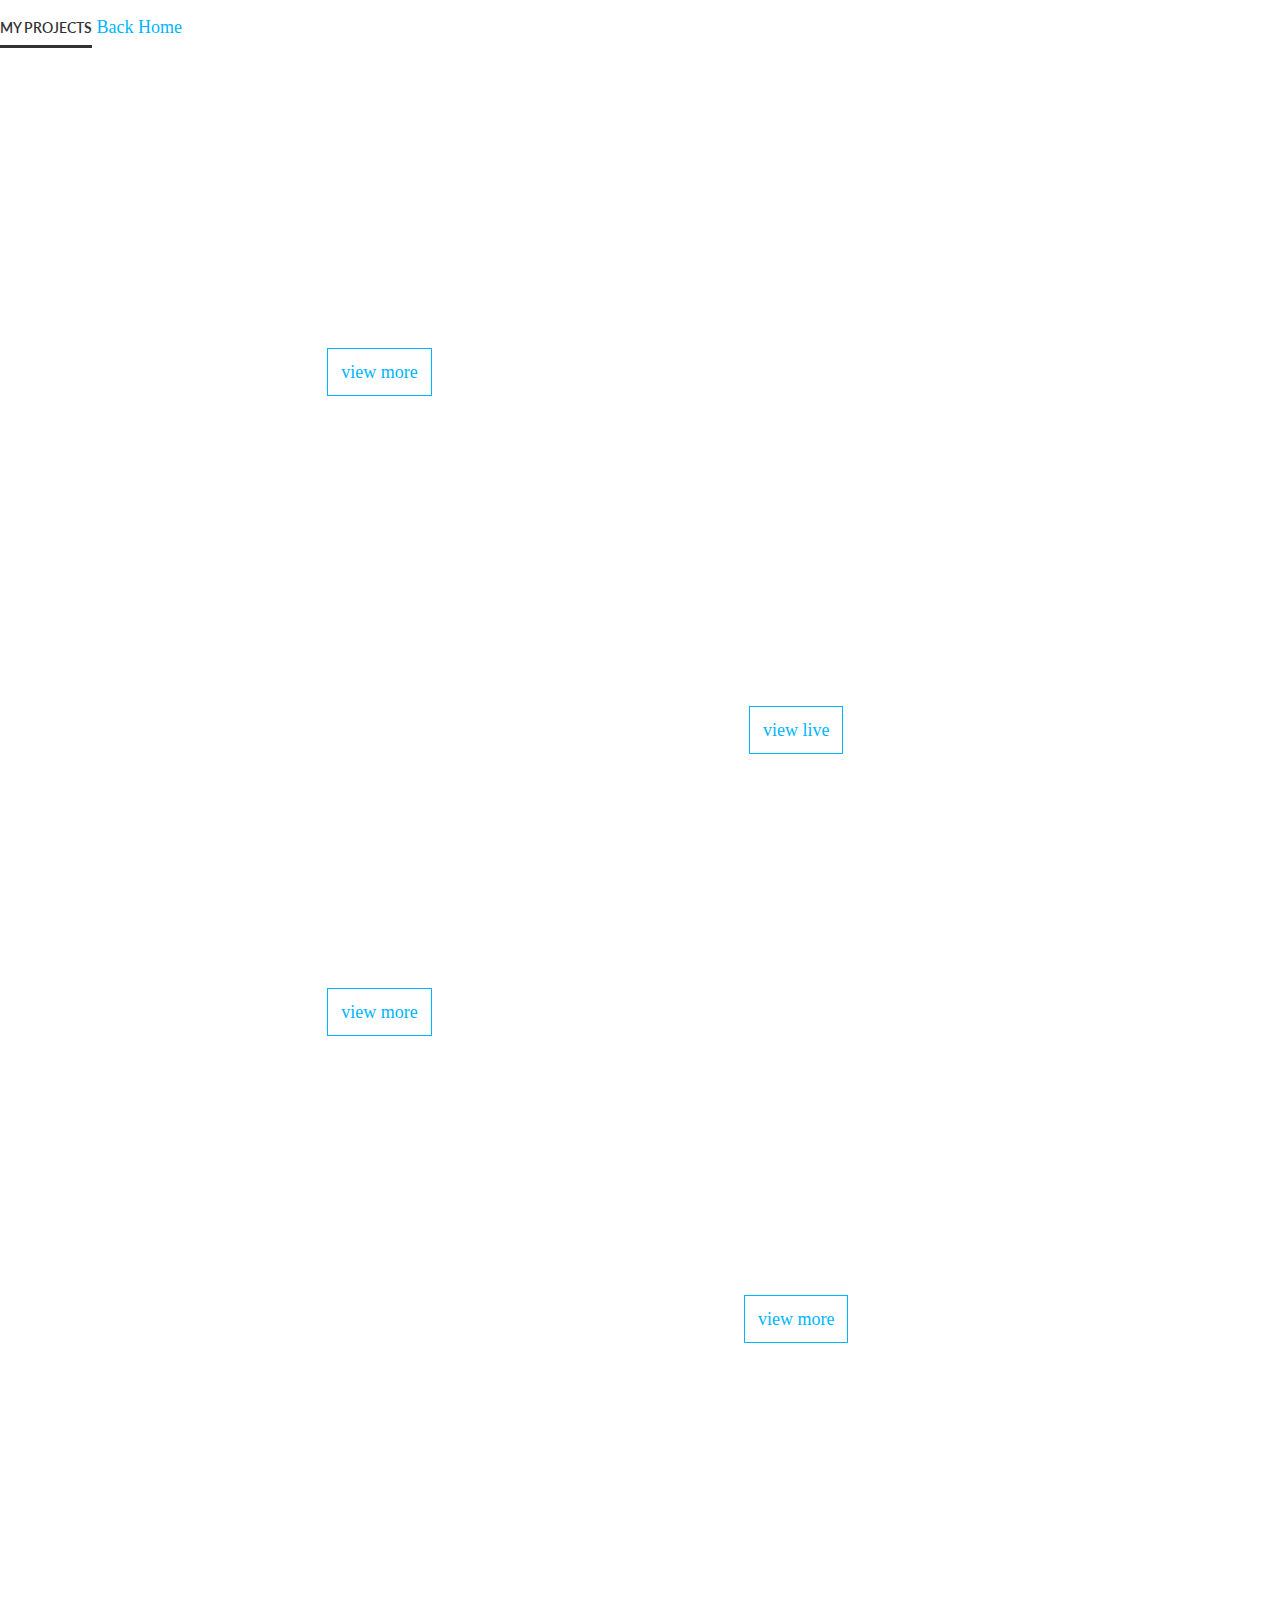
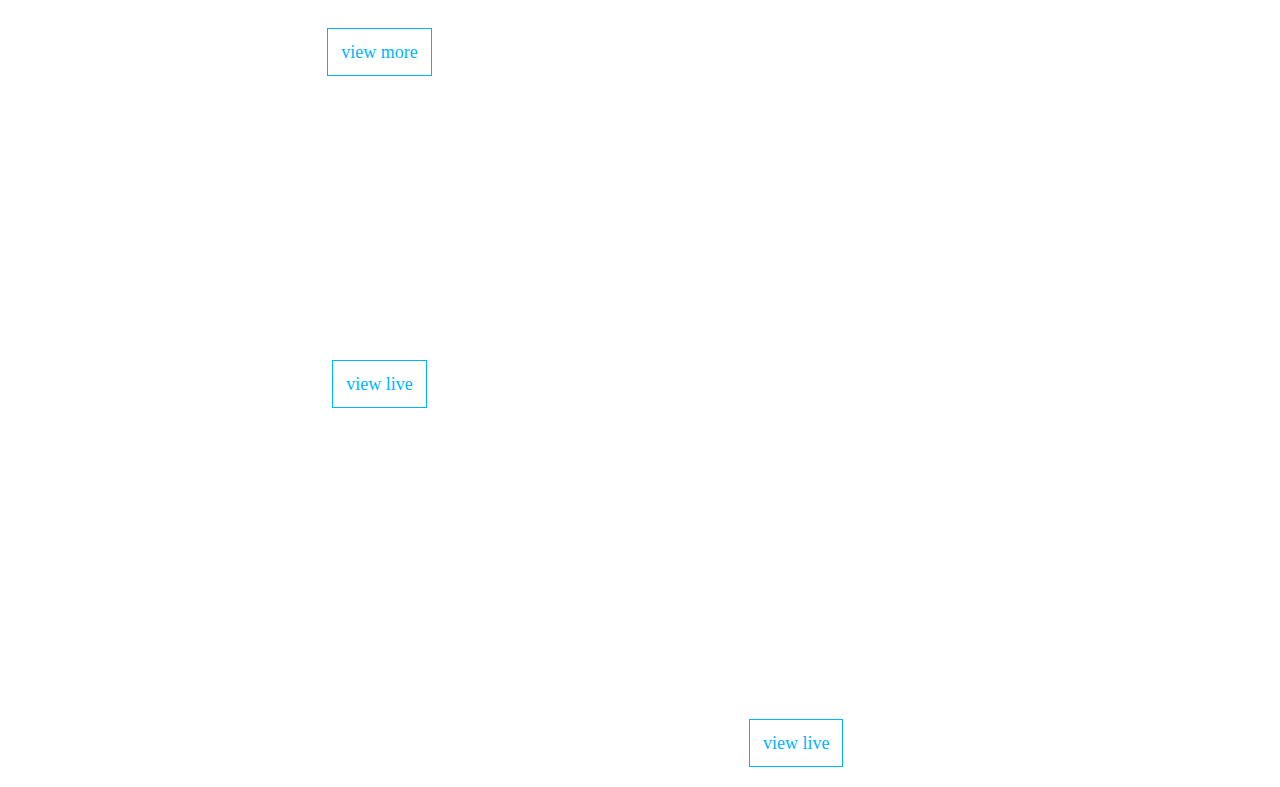
<file: projects.html>
<head>
  <link href="css/bootstrap.css" rel="stylesheet">
  <link href="css/style.css" rel="stylesheet">
  <link href="css/jquery.bxslider.css" rel="stylesheet">
  <link href="css/animate.css" rel="stylesheet">
  <link href="css/component.css" rel="stylesheet">
  <link href='http://fonts.googleapis.com/css?family=Oswald|Lato:100,300,700,900' rel='stylesheet' type='text/css'>
  <link href="http://netdna.bootstrapcdn.com/font-awesome/4.0.3/css/font-awesome.css" rel="stylesheet">
  <link rel="shortcut icon" type="text/css" href="css/images/logo_1.png">
  <script type="text/javascript" src='js/modernizr.custom.js'></script>

  <script>
  (function(i,s,o,g,r,a,m){i['GoogleAnalyticsObject']=r;i[r]=i[r]||function(){
  (i[r].q=i[r].q||[]).push(arguments)},i[r].l=1*new Date();a=s.createElement(o),
  m=s.getElementsByTagName(o)[0];a.async=1;a.src=g;m.parentNode.insertBefore(a,m)
  })(window,document,'script','//www.google-analytics.com/analytics.js','ga');

  ga('create', 'UA-51050621-1', 'noorain.ca');
  ga('send', 'pageview');

</script>
<script src="http://code.jquery.com/jquery-1.10.1.min.js"></script>
<script type="text/javascript" src='js/main.js'></script>

<!-- start Mixpanel --><script type="text/javascript">(function(f,b){if(!b.__SV){var a,e,i,g;window.mixpanel=b;b._i=[];b.init=function(a,e,d){function f(b,h){var a=h.split(".");2==a.length&&(b=b[a[0]],h=a[1]);b[h]=function(){b.push([h].concat(Array.prototype.slice.call(arguments,0)))}}var c=b;"undefined"!==typeof d?c=b[d]=[]:d="mixpanel";c.people=c.people||[];c.toString=function(b){var a="mixpanel";"mixpanel"!==d&&(a+="."+d);b||(a+=" (stub)");return a};c.people.toString=function(){return c.toString(1)+".people (stub)"};i="disable track track_pageview track_links track_forms register register_once alias unregister identify name_tag set_config people.set people.set_once people.increment people.append people.track_charge people.clear_charges people.delete_user".split(" ");
for(g=0;g<i.length;g++)f(c,i[g]);b._i.push([a,e,d])};b.__SV=1.2;a=f.createElement("script");a.type="text/javascript";a.async=!0;a.src="//cdn.mxpnl.com/libs/mixpanel-2.2.min.js";e=f.getElementsByTagName("script")[0];e.parentNode.insertBefore(a,e)}})(document,window.mixpanel||[]);
mixpanel.init("be28fde0f06b28d78b61b02b85241f5e");</script><!-- end Mixpanel -->

<script type="text/javascript">

</script>

  <meta name="viewport" content="width=device-width, initial-scale=1">
</head>

<body>
	<title>My Projects</title>
	<div>
		<h3 class="center navigation">My Projects</h3>
		<a class="styled-link linx-box-invertedcenter yellow m20" href="index.html">Back Home</a>
		<div class='portfolio' id='work'>
		  <div class='project-row col-md-12' id="fitnesspal">
		    <div class='project-info col-md-5 col-md-offset-1 col-md-5'>
		      <h4 class="no-padding no-margin-mobile padding-mobile-10">My Fitness Pal Redesign</h4>
		      <p class="no-padding align-left">
		        As an active user of this app, I began noticing many things I felt could be improved. I set about to
		        find what other users thought of it to redesign the experience.
		      </p>
		      <a class='link-box styled-link link-box-inverted' href='fitness-pal.html'>view more</a>
		    </div>
		  </div>
		  <div class='project-row col-md-12' id="soundmine">
		    <div class='project-info col-md-offset-5 col-md-5'>
		      <h4 class="no-padding no-margin-mobile padding-mobile-10">Soundmine</h4>
		      <p class="no-padding align-left">Soundmine is a project that was developed for a 3rd year design course that provides customized music basic on brain signals. We built headphones that would read EEG signals from a user's forehead to determine a mood and to select a playlist of songs for the user.</p>
		      <a class='link-box styled-link link-box-inverted' href='soundmine.html'>view live</a>
		    </div>
		  </div>
	    <div class='project-row col-md-12' id="storefront">
	      <div class='project-info col-md-5 col-md-offset-1 text-white'>
	        <h4 class="no-padding no-margin-mobile padding-mobile-10 text-white">Minted Storefront Tools</h4>
	        <p class="no-padding align-left">A new tool I designed and implemented for designers that submit to Minted.</p>
	        <a class='link-box styled-link link-box-inverted' href='storefront-tools.html'>view more</a>
	      </div>
	    </div>
	    <div class='project-row col-md-12' id="maps">
	      <div class='project-info col-md-offset-5 col-md-5'>
	        <h4 class="no-padding no-margin-mobile padding-mobile-10">Google Maps Feature</h4>
	        <p class="no-padding align-left">I had an idea for
	          a Google Maps feature I thought would be helpful - I talked to people who agreed, and so I decided to mock it up.</p>
	        <a class='link-box styled-link link-box-inverted' href='maps-feature.html'>view more</a>
	      </div>
	    </div>
	    <div class='project-row col-md-12' id="designlab">
	    	<div class='project-info col-md-offset-1 col-md-5 text-white'>
	        <h4 class="no-padding no-margin-mobile padding-mobile-10 text-white">Design Lab</h4>
	        <p class="no-padding align-left">I am taking a design lab course to get some more feedback on my designs from experienced designers. Check out some of the projects I've worked on. (I just started this in November 2014, so more to come!)</p>
	        <a class='link-box styled-link link-box-inverted' href='designlab.html'>view more</a>
	      </div>
	    </div>
	    <div class='project-row col-md-12' id="glidr">
	      <div class="project-info col-md-5 col-md-offset-1">
	        <h4 class="no-padding no-margin-mobile padding-mobile-10">Glidr</h4>
	        <p class="no-padding align-left">Glidr was the third place winner of Startup Weekend Waterloo 2014. As the lead designer and developer, I came up with the logo concept and design, the login screen design as well as the main app design. </p>
	        <a class='link-box styled-link link-box-inverted resume floatL' href='http://app.glidr.ca'>view live</a>
	      </div>
	    </div>
	    <div class='project-row col-md-12' id="buddy_up">
	      <div class='project-info col-md-offset-5 col-md-5' >
	        <h4 class="no-padding text-white no-margin-mobile padding-mobile-10">Buddy Up</h4>
	        <p class="no-padding align-left text-white">Buddy Up is a hackathon project that allows you to connect with others that are studying the same thing as you. My role for this project was as the UX/UI designer and front-end developer. The project was completed in less that 54 hours at MHacks in January 2014.</p>
	        <a class='link-box styled-link link-box-inverted resume' href='http://budyup.herokuapp.com'>view live</a>
	      </div>
	    </div>
		</div>
	</div>
</body>
</file>
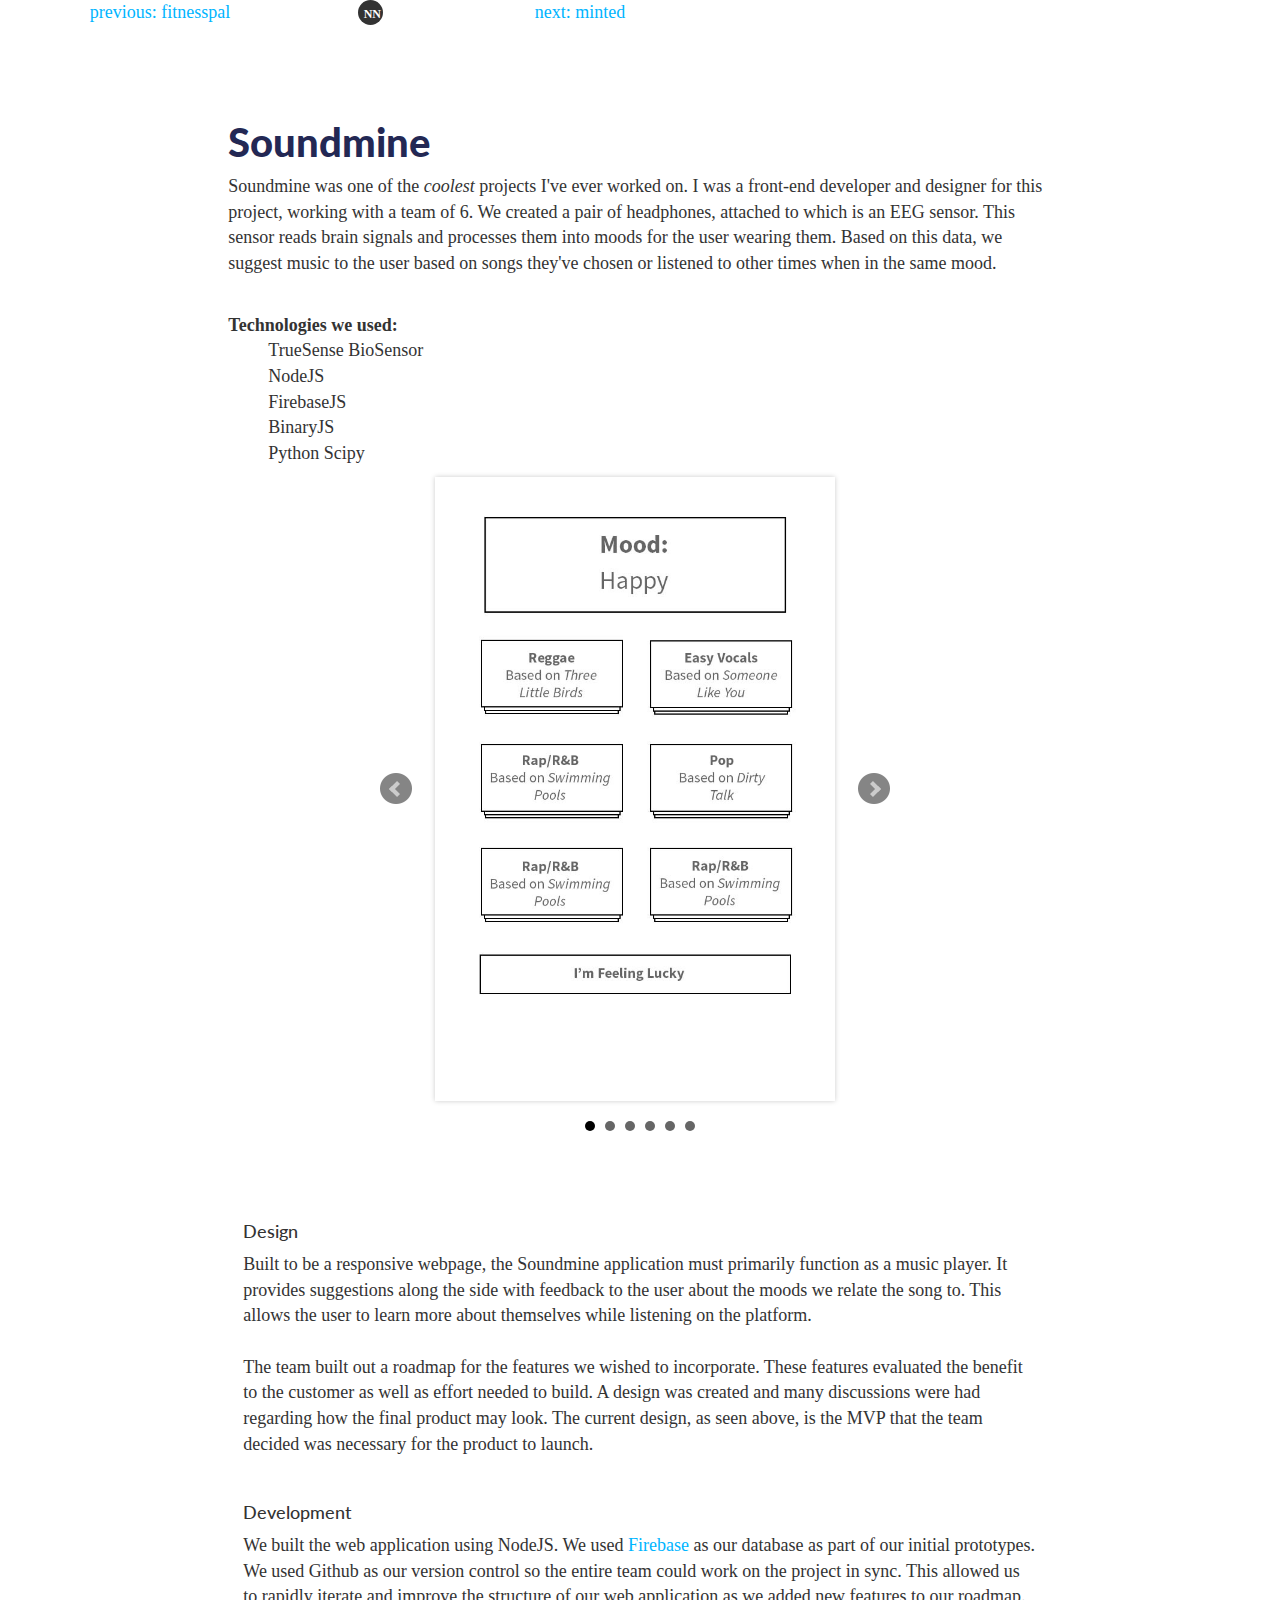
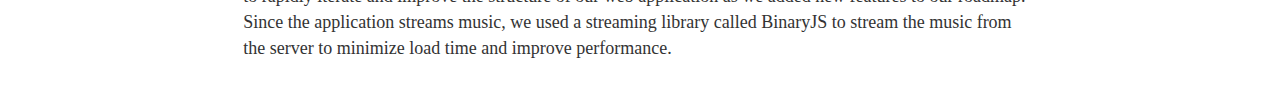
<file: soundmine.html>
<head>
  <link href="css/bootstrap.css" rel="stylesheet">
  <link href="css/style.css" rel="stylesheet">
  <link href="css/jquery.bxslider.css" rel="stylesheet">
  <link href="css/animate.css" rel="stylesheet">
  <link href="css/component.css" rel="stylesheet">
  <link href='http://fonts.googleapis.com/css?family=Oswald|Lato:100,300,700,900' rel='stylesheet' type='text/css'>
  <link href="http://netdna.bootstrapcdn.com/font-awesome/4.0.3/css/font-awesome.css" rel="stylesheet">
  <link rel="shortcut icon" type="image/png" href="logo.png">
  <script type="text/javascript" src='js/modernizr.custom.js'></script>

  <script>
  (function(i,s,o,g,r,a,m){i['GoogleAnalyticsObject']=r;i[r]=i[r]||function(){
  (i[r].q=i[r].q||[]).push(arguments)},i[r].l=1*new Date();a=s.createElement(o),
  m=s.getElementsByTagName(o)[0];a.async=1;a.src=g;m.parentNode.insertBefore(a,m)
  })(window,document,'script','//www.google-analytics.com/analytics.js','ga');

  ga('create', 'UA-51050621-1', 'noorain.ca');
  ga('send', 'pageview');

</script>
<!-- start Mixpanel --><script type="text/javascript">(function(f,b){if(!b.__SV){var a,e,i,g;window.mixpanel=b;b._i=[];b.init=function(a,e,d){function f(b,h){var a=h.split(".");2==a.length&&(b=b[a[0]],h=a[1]);b[h]=function(){b.push([h].concat(Array.prototype.slice.call(arguments,0)))}}var c=b;"undefined"!==typeof d?c=b[d]=[]:d="mixpanel";c.people=c.people||[];c.toString=function(b){var a="mixpanel";"mixpanel"!==d&&(a+="."+d);b||(a+=" (stub)");return a};c.people.toString=function(){return c.toString(1)+".people (stub)"};i="disable track track_pageview track_links track_forms register register_once alias unregister identify name_tag set_config people.set people.set_once people.increment people.append people.track_charge people.clear_charges people.delete_user".split(" ");
for(g=0;g<i.length;g++)f(c,i[g]);b._i.push([a,e,d])};b.__SV=1.2;a=f.createElement("script");a.type="text/javascript";a.async=!0;a.src="//cdn.mxpnl.com/libs/mixpanel-2.2.min.js";e=f.getElementsByTagName("script")[0];e.parentNode.insertBefore(a,e)}})(document,window.mixpanel||[]);
mixpanel.init("be28fde0f06b28d78b61b02b85241f5e");</script><!-- end Mixpanel -->

<script src="http://code.jquery.com/jquery-1.10.1.min.js"></script>
<script type="text/javascript" src='js/jquery.bxslider.js'></script>
<script type="text/javascript" src='js/main.js'></script>

  <meta name="viewport" content="width=device-width, initial-scale=1">
</head>

<body>
  <title>Soundmine - My Projects</title>
  <nav class="nav center">
    <div class="col-sm-3 col-xs-3 ib">
      <a class="styled-link linx-box-invertedcenter" href="fitness-pal.html">previous: fitnesspal</a>
    </div>
    <div class="logo col-xs-6 col-sm-6">
      <a href="index.html"><img src="logo.svg" width="25"></a>
    </div>
    <div class="col-xs-3 col-sm-3 ib">
      <a class="styled-link linx-box-invertedcenter" href="storefront-tools.html">next: minted</a>
    </div>
  </nav>
  <div class="container main col-md-8 col-md-offset-2">
    <h1>Soundmine</h1>
    <p class="m20top">
      Soundmine was one of the <i>coolest</i> projects I've ever worked on. I was a front-end developer and designer for this project, working with a team of 6. We created a pair of headphones, attached to which is an EEG sensor. This sensor reads brain signals and processes them into moods for the user wearing them. Based on this data, we suggest music to the user based on songs they've chosen or listened to other times when in the same mood.
    </p>
    </br>
    <b>Technologies we used:</b>
    <ul>
      <li>TrueSense BioSensor</li>
      <li>NodeJS</li>
      <li>FirebaseJS</li>
      <li>BinaryJS</li>
      <li>Python Scipy</li>
    </ul>
    <div class="valign-top col-md-12 clearix no-padding">
      <ul class="bxslider">
        <li>
          <img class="valign-top iphone-border col-md-12" src="css/images/soundmine-wireframe.jpg" />
        </li>
        <li>
          <img class="valign-top iphone-border col-md-12" src="css/images/soundmine-iter1.png" />
        </li>
        <li>
          <img class="valign-top iphone-border col-md-12" src="css/images/soundmine-iter2.png" />
        </li>
        <li>
          <img class="valign-top iphone-border col-md-12" src="css/images/soundmine-final.png" />
        </li>
        <li>
          <img class="valign-top iphone-border col-md-12" src="css/images/soundmine-final-1.png" />
        </li>
        <li>
          <img class="valign-top iphone-border col-md-12" src="css/images/soundmine-final-2.png" />
        </li>
      </ul>
    </div>
    <div class="col-xs-12">
      </br></br>
      <h4>Design</h4>
      <p>Built to be a responsive webpage, the Soundmine application must primarily function as a music player. It provides suggestions along the side with feedback to the user about the moods we relate the song to. This allows the user to learn more about themselves while listening on the platform.
      </br></br>
      The team built out a roadmap for the features we wished to incorporate. These features evaluated the benefit to the customer as well as effort needed to build. A design was created and many discussions were had regarding how the final product may look. The current design, as seen above, is the MVP that the team decided was necessary for the product to launch.
      </p>
      </br>
    </div>
    <div class="col-xs-12">
      <h4>Development</h4>
      <p>We built the web application using NodeJS. We used <a href="http://firebase.io">Firebase</a>
        as our database as part of our initial prototypes. We used Github as our version control so the entire team could work on the project in sync. This allowed us to rapidly iterate and improve the structure of our web application as we added new features to our roadmap. Since the application streams music, we used a streaming library called BinaryJS to stream the music from the server to minimize load time and improve performance.
      </br></br>

      </p>
    </div>
  </div>

  <script>
  $(function() {
    $(document).ready(function(){
      $('.bxslider').bxSlider({
        horizontal: true,
        adaptiveHeight: true,
        slideWidth: 400,
        controls: true
      });
      mixpanel.track("Landed Soundmine");
    });
  });
  </script>
</body>
</file>
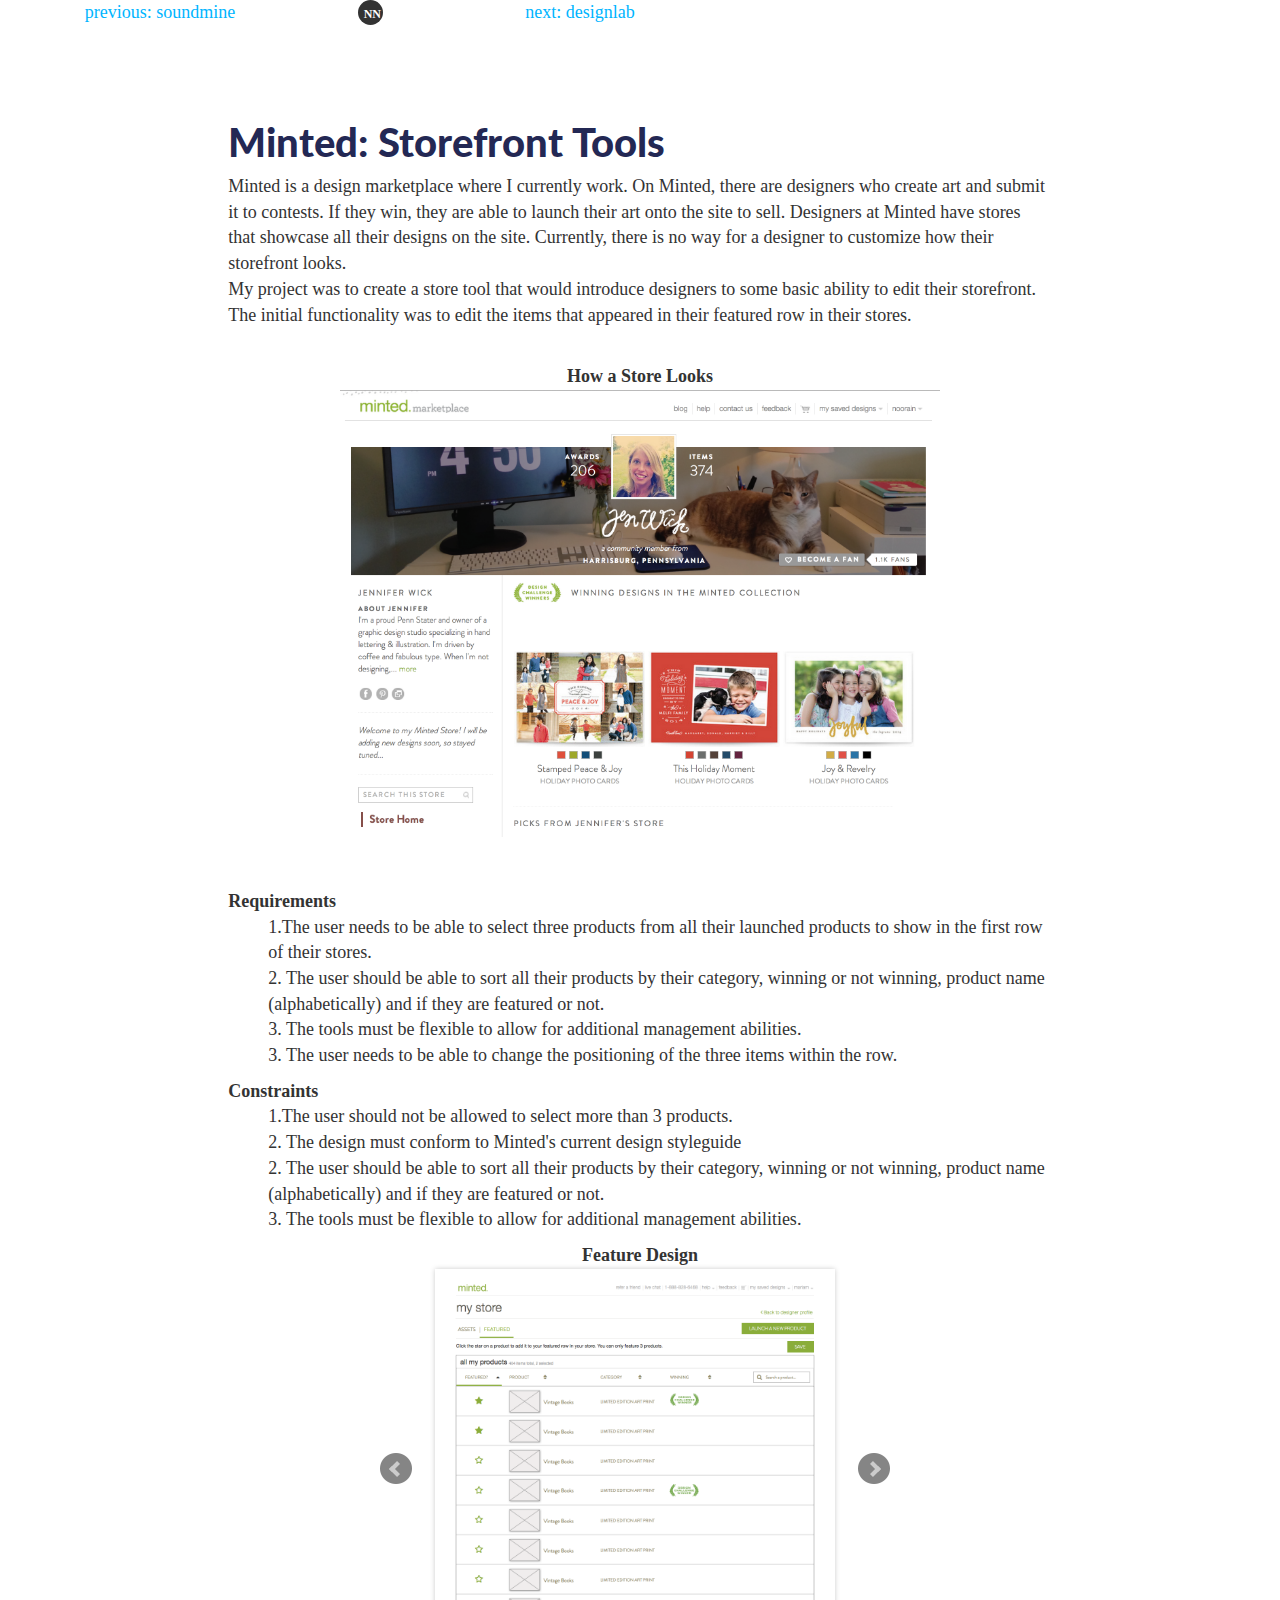
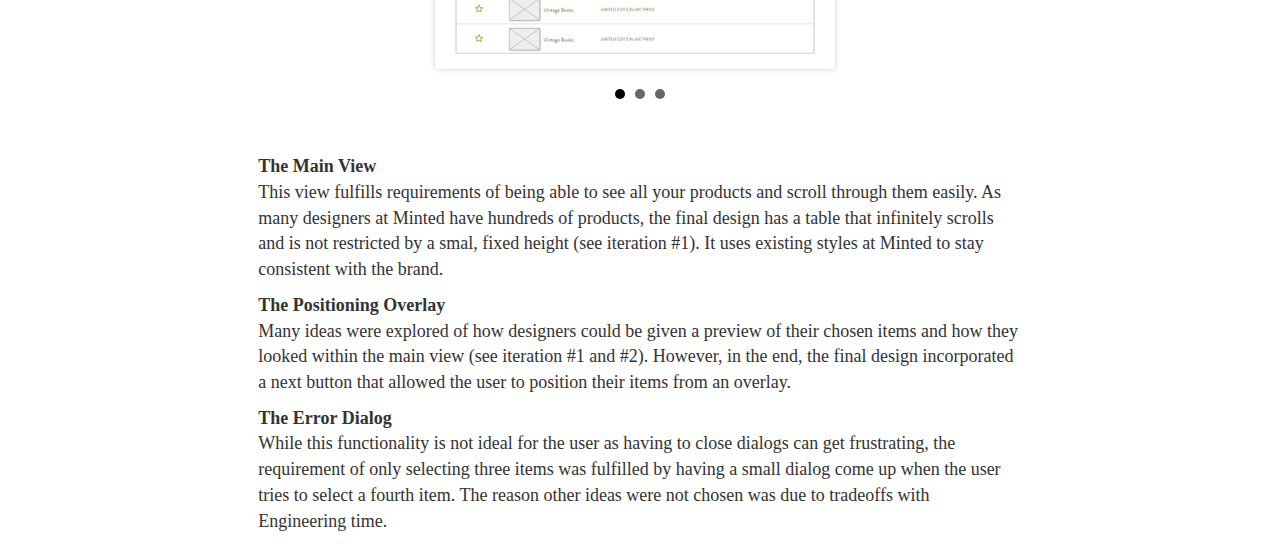
<file: storefront-tools.html>
<head>
  <link href="css/bootstrap.css" rel="stylesheet">
  <link href="css/style.css" rel="stylesheet">
  <link href="css/jquery.bxslider.css" rel="stylesheet">
  <link href="css/animate.css" rel="stylesheet">
  <link href="css/component.css" rel="stylesheet">
  <link href='http://fonts.googleapis.com/css?family=Oswald|Lato:100,300,700,900' rel='stylesheet' type='text/css'>
  <link href="http://netdna.bootstrapcdn.com/font-awesome/4.0.3/css/font-awesome.css" rel="stylesheet">
  <link rel="shortcut icon" type="image/png" href="logo.png">
  <script type="text/javascript" src='js/modernizr.custom.js'></script>

  <script>
  (function(i,s,o,g,r,a,m){i['GoogleAnalyticsObject']=r;i[r]=i[r]||function(){
  (i[r].q=i[r].q||[]).push(arguments)},i[r].l=1*new Date();a=s.createElement(o),
  m=s.getElementsByTagName(o)[0];a.async=1;a.src=g;m.parentNode.insertBefore(a,m)
  })(window,document,'script','//www.google-analytics.com/analytics.js','ga');

  ga('create', 'UA-51050621-1', 'noorain.ca');
  ga('send', 'pageview');

</script>
<script src="http://code.jquery.com/jquery-1.10.1.min.js"></script>
<script type="text/javascript" src='js/jquery.bxslider.js'></script>
<script type="text/javascript" src='js/main.js'></script>

<!-- start Mixpanel --><script type="text/javascript">(function(f,b){if(!b.__SV){var a,e,i,g;window.mixpanel=b;b._i=[];b.init=function(a,e,d){function f(b,h){var a=h.split(".");2==a.length&&(b=b[a[0]],h=a[1]);b[h]=function(){b.push([h].concat(Array.prototype.slice.call(arguments,0)))}}var c=b;"undefined"!==typeof d?c=b[d]=[]:d="mixpanel";c.people=c.people||[];c.toString=function(b){var a="mixpanel";"mixpanel"!==d&&(a+="."+d);b||(a+=" (stub)");return a};c.people.toString=function(){return c.toString(1)+".people (stub)"};i="disable track track_pageview track_links track_forms register register_once alias unregister identify name_tag set_config people.set people.set_once people.increment people.append people.track_charge people.clear_charges people.delete_user".split(" ");
for(g=0;g<i.length;g++)f(c,i[g]);b._i.push([a,e,d])};b.__SV=1.2;a=f.createElement("script");a.type="text/javascript";a.async=!0;a.src="//cdn.mxpnl.com/libs/mixpanel-2.2.min.js";e=f.getElementsByTagName("script")[0];e.parentNode.insertBefore(a,e)}})(document,window.mixpanel||[]);
mixpanel.init("be28fde0f06b28d78b61b02b85241f5e");</script><!-- end Mixpanel -->

<script type="text/javascript">

</script>

  <meta name="viewport" content="width=device-width, initial-scale=1">
</head>

<body>
  <title>Minted Storefront Tools - My Projects</title>
  <nav class="nav center">
    <div class="col-sm-3 col-xs-3 ib">
      <a class="styled-link linx-box-invertedcenter" href="soundmine.html">previous: soundmine</a>
    </div>
    <div class="logo col-xs-6 col-sm-6">
      <a href="index.html"><img src="logo.svg" width="25"></a>
    </div>
    <div class="col-xs-3 col-sm-3 ib">
      <a class="styled-link linx-box-invertedcenter" href="designlab.html">next: designlab</a>
    </div>
  </nav>
  <div class="container main col-md-8 col-md-offset-2">
    <h1>Minted: Storefront Tools</h1>
    <p class="m20top">
      Minted is a design marketplace where I currently work. On Minted, there are designers who create art and submit it to contests. If they win, they are able to launch their art onto the site to sell. Designers at Minted have stores that showcase all their designs on the site. Currently, there is no way for a designer to customize how their storefront looks.
    </br>
      My project was to create a store tool that would introduce designers to some basic ability to edit their storefront. The initial functionality was to edit the items that appeared in their featured row in their stores.
    </p>
    </br>
    <div class="valign-top center">
      <b>How a Store Looks</b></br>
      <img width="600" src="css/images/storefront.png">
    </div>
    </br></br>

    <b>Requirements</b>
    <ul>
      <li>1.The user needs to be able to select three products from all their launched products to show in the first row of their stores.
      </li>
      <li>2. The user should be able to sort all their products by their category, winning or not winning, product name (alphabetically) and if they are featured or not.</li>
      <li>3. The tools must be flexible to allow for additional management abilities.</li>
      <li>3. The user needs to be able to change the positioning of the three items within the row.</li>
    </ul>
    <b>Constraints</b>
    <ul>
      <li>1.The user should not be allowed to select more than 3 products.
      </li>
      <li>2. The design must conform to Minted's current design styleguide</li>
      <li></li>
      <li>2. The user should be able to sort all their products by their category, winning or not winning, product name (alphabetically) and if they are featured or not.</li>
      <li>3. The tools must be flexible to allow for additional management abilities.</li>
    </ul>
    <div class="valign-top center">
      <b>Feature Design</b></br>
      <ul class="bxslider">
        <li><img src="css/images/storefront-main-view.png" /></li>
        <li><img src="css/images/storefront-position-overlay.png" /></li>
        <li><img src="css/images/storefront-dialog.png" /></li>
      </ul>
    </div>
    </br>
    <div class="col-md-12 m20 no-padding">
      <div class="col-xs-12">
        <b>The Main View</b>
        <p>
          This view fulfills requirements of being able to see all your products and scroll through them easily. As many designers at Minted have hundreds of products, the final design has a table that infinitely scrolls and is not restricted by a smal, fixed height (see iteration #1). It uses existing styles at Minted to stay consistent with the brand.
        </p>
      </div>
      <div class="col-xs-12">
      <b>The Positioning Overlay</b>
      <p>Many ideas were explored of how designers could be given a preview of their chosen items and how they looked within the main view (see iteration #1 and #2). However, in the end, the final design incorporated a next button that allowed the user to position their items from an overlay.
      </p>
      </div>
      <div class="col-xs-12">
        <b>The Error Dialog</b>
        <p>While this functionality is not ideal for the user as having to close dialogs can get frustrating, the requirement of only selecting three items was fulfilled by having a small dialog come up when the user tries to select a fourth item. The reason other ideas were not chosen was due to tradeoffs with Engineering time.
        </p>
      </div>
    </div>
  </div>

  <script>
  $(function() {
    $(document).on('ready', function() {
      $('.bxslider').bxSlider({
        horizontal: true,
        slideWidth: 400,
        controls: true
      });
      mixpanel.track("Landed Minted");
    });
  });
  </script>
</body>
</file>
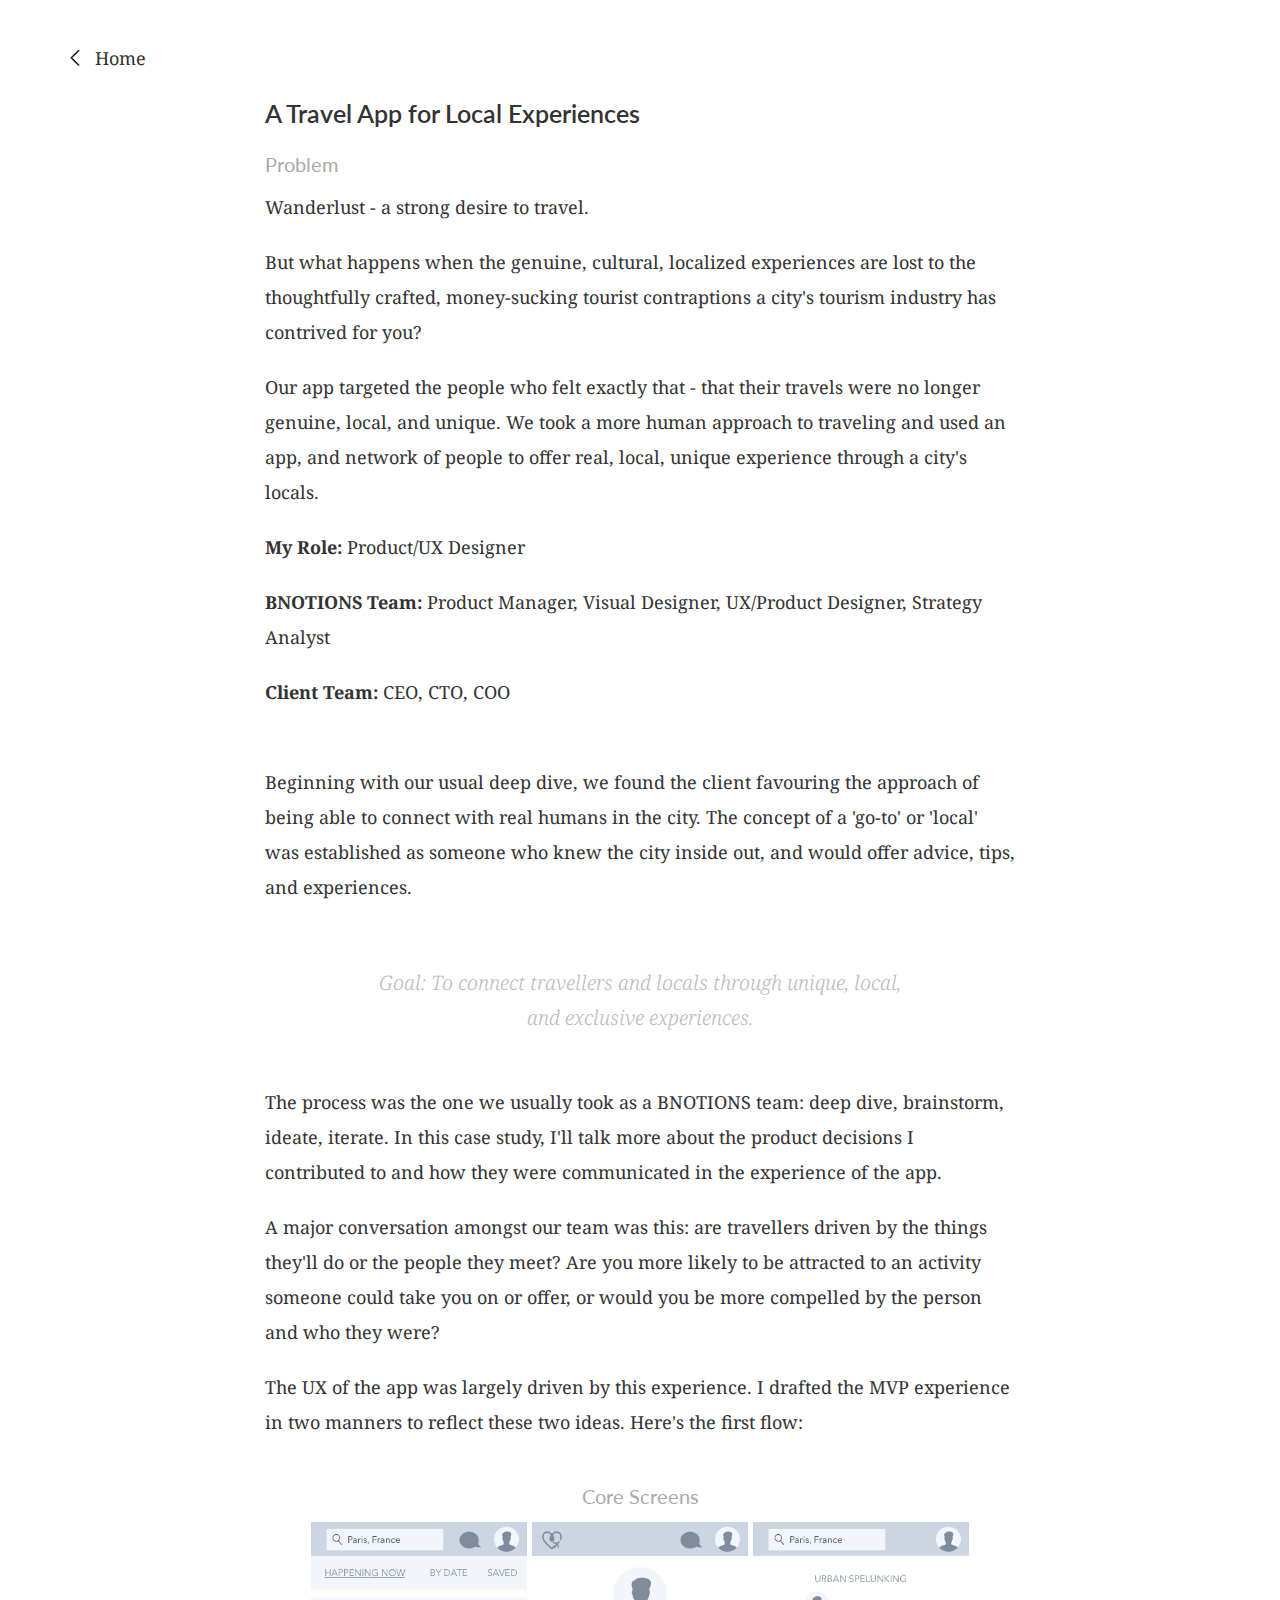
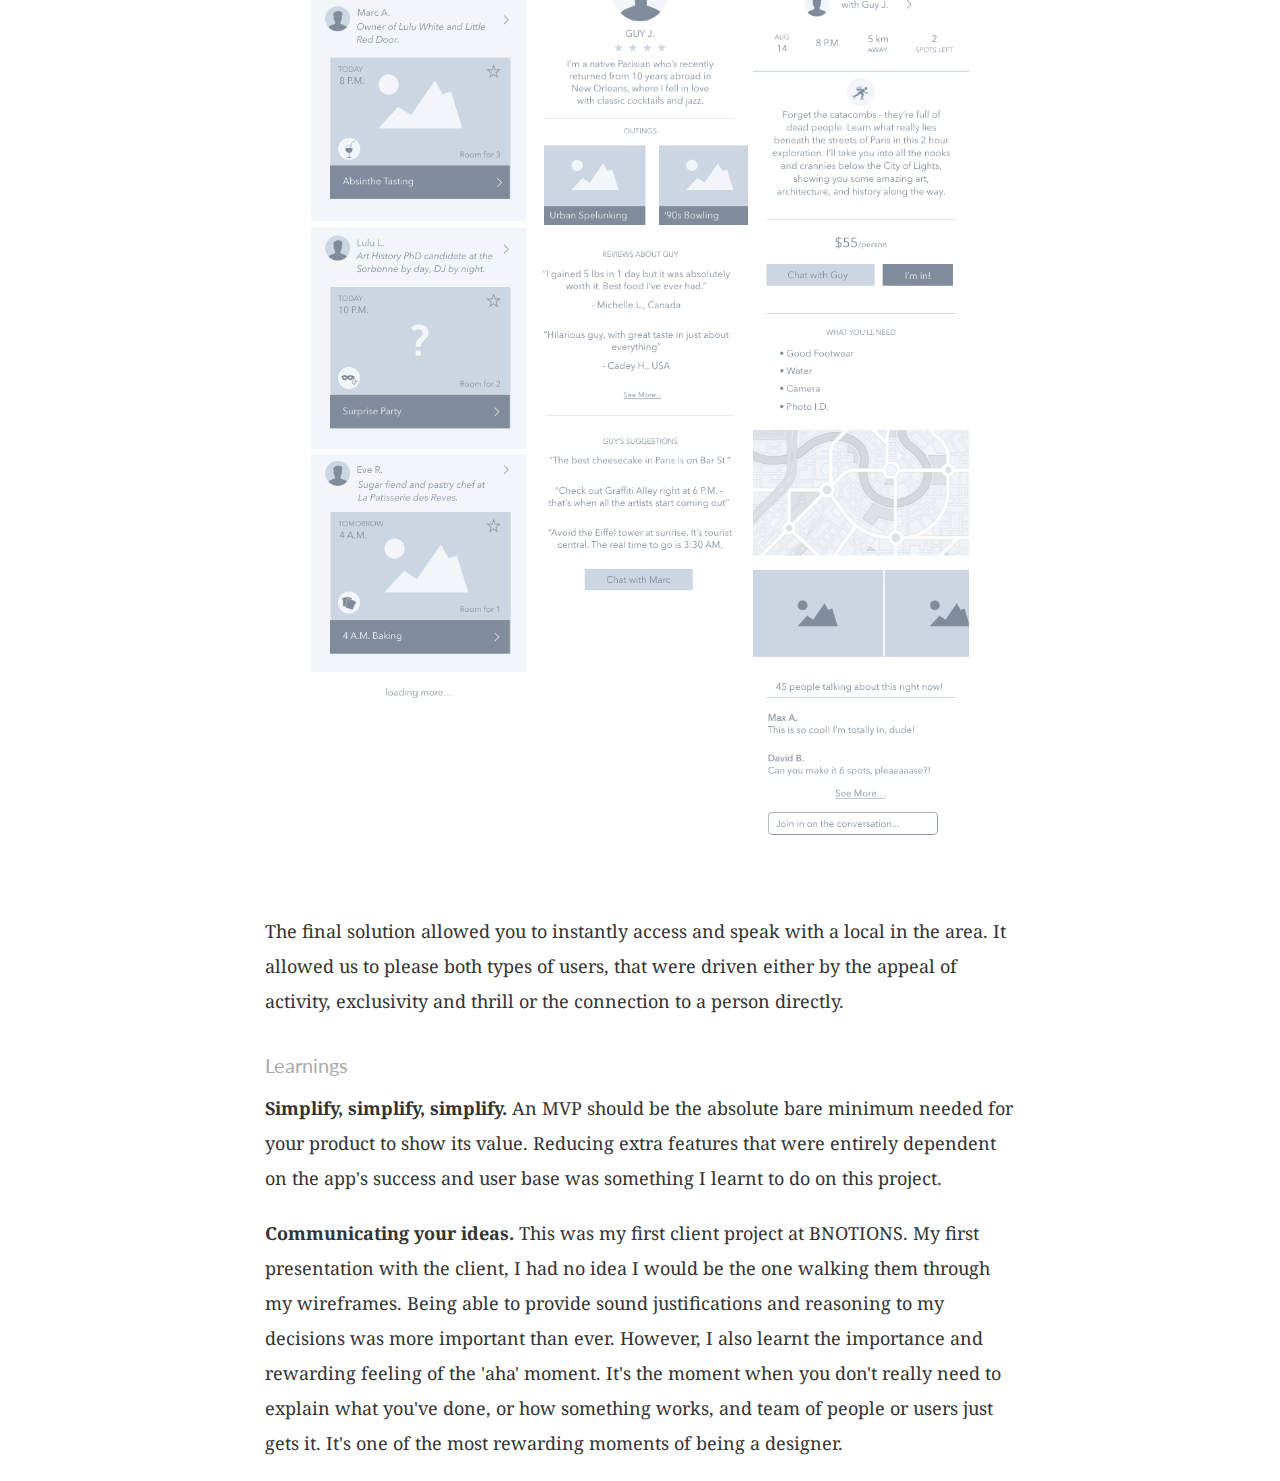
<file: travel-app.html>
<head>
  <link href="css/bootstrap.css" rel="stylesheet">
  <link href="css/style.css" rel="stylesheet">
  <link href="css/animate.css" rel="stylesheet">
  <link href='https://fonts.googleapis.com/css?family=Droid+Serif:400,400italic,700|Lato:400,100,300,700,900|Oswald:200,300,400,500,600,700' rel='stylesheet' type='text/css'>
  <link href="http://netdna.bootstrapcdn.com/font-awesome/4.0.3/css/font-awesome.css" rel="stylesheet">
  <script type="text/javascript" src='js/modernizr.custom.js'></script>
  <link rel="stylesheet" href="css/responsive-nav.css">

  <script>
  (function(i,s,o,g,r,a,m){i['GoogleAnalyticsObject']=r;i[r]=i[r]||function(){
  (i[r].q=i[r].q||[]).push(arguments)},i[r].l=1*new Date();a=s.createElement(o),
  m=s.getElementsByTagName(o)[0];a.async=1;a.src=g;m.parentNode.insertBefore(a,m)
  })(window,document,'script','//www.google-analytics.com/analytics.js','ga');

  ga('create', 'UA-51050621-1', 'noorain.ca');
  ga('send', 'pageview');

</script>

<!-- start Mixpanel --><script type="text/javascript">(function(f,b){if(!b.__SV){var a,e,i,g;window.mixpanel=b;b._i=[];b.init=function(a,e,d){function f(b,h){var a=h.split(".");2==a.length&&(b=b[a[0]],h=a[1]);b[h]=function(){b.push([h].concat(Array.prototype.slice.call(arguments,0)))}}var c=b;"undefined"!==typeof d?c=b[d]=[]:d="mixpanel";c.people=c.people||[];c.toString=function(b){var a="mixpanel";"mixpanel"!==d&&(a+="."+d);b||(a+=" (stub)");return a};c.people.toString=function(){return c.toString(1)+".people (stub)"};i="disable track track_pageview track_links track_forms register register_once alias unregister identify name_tag set_config people.set people.set_once people.increment people.append people.track_charge people.clear_charges people.delete_user".split(" ");
for(g=0;g<i.length;g++)f(c,i[g]);b._i.push([a,e,d])};b.__SV=1.2;a=f.createElement("script");a.type="text/javascript";a.async=!0;a.src="//cdn.mxpnl.com/libs/mixpanel-2.2.min.js";e=f.getElementsByTagName("script")[0];e.parentNode.insertBefore(a,e)}})(document,window.mixpanel||[]);
mixpanel.init("be28fde0f06b28d78b61b02b85241f5e");</script><!-- end Mixpanel -->

<meta name="viewport" content="width=device-width, initial-scale=1">
</head>

<!-- <header class="case-study-header triplust text-center">
	<div class="overlay overlay-yellow">
		<h4>A Travel App for Local Experiences</h4>
		<h5>A project at BNOTIONS</h5>
	</div>
</header> -->
<div class="col-md-12">
	<nav class="case-study"><a href="index.html"><img src="assets/left_chevron.png" />Home</a></nav>
</div>	
<body class="case-study">
	<div class="container">
		<div class="row ">
			<div class="col-md-8 col-md-offset-2">
				<h2>A Travel App for Local Experiences</h2>
				<h4 class="section-header">Problem</h4>
				<p>Wanderlust - a strong desire to travel. </p>

				<p>But what happens when the genuine, cultural, localized experiences are lost to the thoughtfully crafted, money-sucking tourist contraptions a city's tourism industry has contrived for you? </p>

				<p>Our app targeted the people who felt exactly that - that their travels were no longer genuine, local, and unique. We took a more human approach to traveling and used an app, and network of people to offer real, local, unique experience through a city's locals. </p>

				<p><b>My Role:</b> Product/UX Designer</p>
				<p><b>BNOTIONS Team: </b>Product Manager, Visual Designer, UX/Product Designer, Strategy Analyst</p>
				<p><b>Client Team: </b>CEO, CTO, COO</p></br>

				<p>Beginning with our usual deep dive, we found the client favouring the approach of being able to connect with real humans in the city. The concept of a 'go-to' or 'local' was established as someone who knew the city inside out, and would offer advice, tips, and experiences. </p>

				<p class="goal">Goal: To connect travellers and locals through unique, local, and exclusive experiences.</p>

				<p>The process was the one we usually took as a BNOTIONS team: deep dive, brainstorm, ideate, iterate. In this case study, I'll talk more about the product decisions I contributed to and how they were communicated in the experience of the app.</p>

				<p>A major conversation amongst our team was this: are travellers driven by the things they'll do or the people they meet? Are you more likely to be attracted to an activity someone could take you on or offer, or would you be more compelled by the person and who they were?</p>

				<p>The UX of the app was largely driven by this experience. I drafted the MVP experience in two manners to reflect these two ideas. Here's the first flow: </p>

				<div class="col-md-12 text-center">
					<h4 class="section-header">Core Screens</h4>
					<img class="case-study-image responsive-image"  src="assets/travel/City Landing - Revised - May 26.png" width="30%" style="vertical-align: top"/>
					<img class="case-study-image responsive-image"  src="assets/travel/Local Profile - Revised - May 26.png" width="30%" style="vertical-align: top"/>
					<img class="case-study-image responsive-image"  src="assets/travel/Outing Details - Expanded - May26.png" width="30%" style="vertical-align: top"/>
				</div>

				<p>The final solution allowed you to instantly access and speak with a local in the area. It allowed us to please both types of users, that were driven either by the appeal of activity, exclusivity and thrill or the connection to a person directly. </p>



				<h4 class="section-header">
					Learnings
				</h4>
				<p><b>Simplify, simplify, simplify. </b>An MVP should be the absolute bare minimum needed for your product to show its value. Reducing extra features that were entirely dependent on the app's success and user base was something I learnt to do on this project. </p>
				<p><b>Communicating your ideas.</b> This was my first client project at BNOTIONS. My first presentation with the client, I had no idea I would be the one walking them through my wireframes. Being able to provide sound justifications and reasoning to my decisions was more important than ever. However, I also learnt the importance and rewarding feeling of the 'aha' moment. It's the moment when you don't really need to explain what you've done, or how something works, and team of people or users just gets it. It's one of the most rewarding moments of being a designer. </p>
			</div>
		</div>
	</div>
	<footer class="case-study-footer"></footer>
</body>
</file>
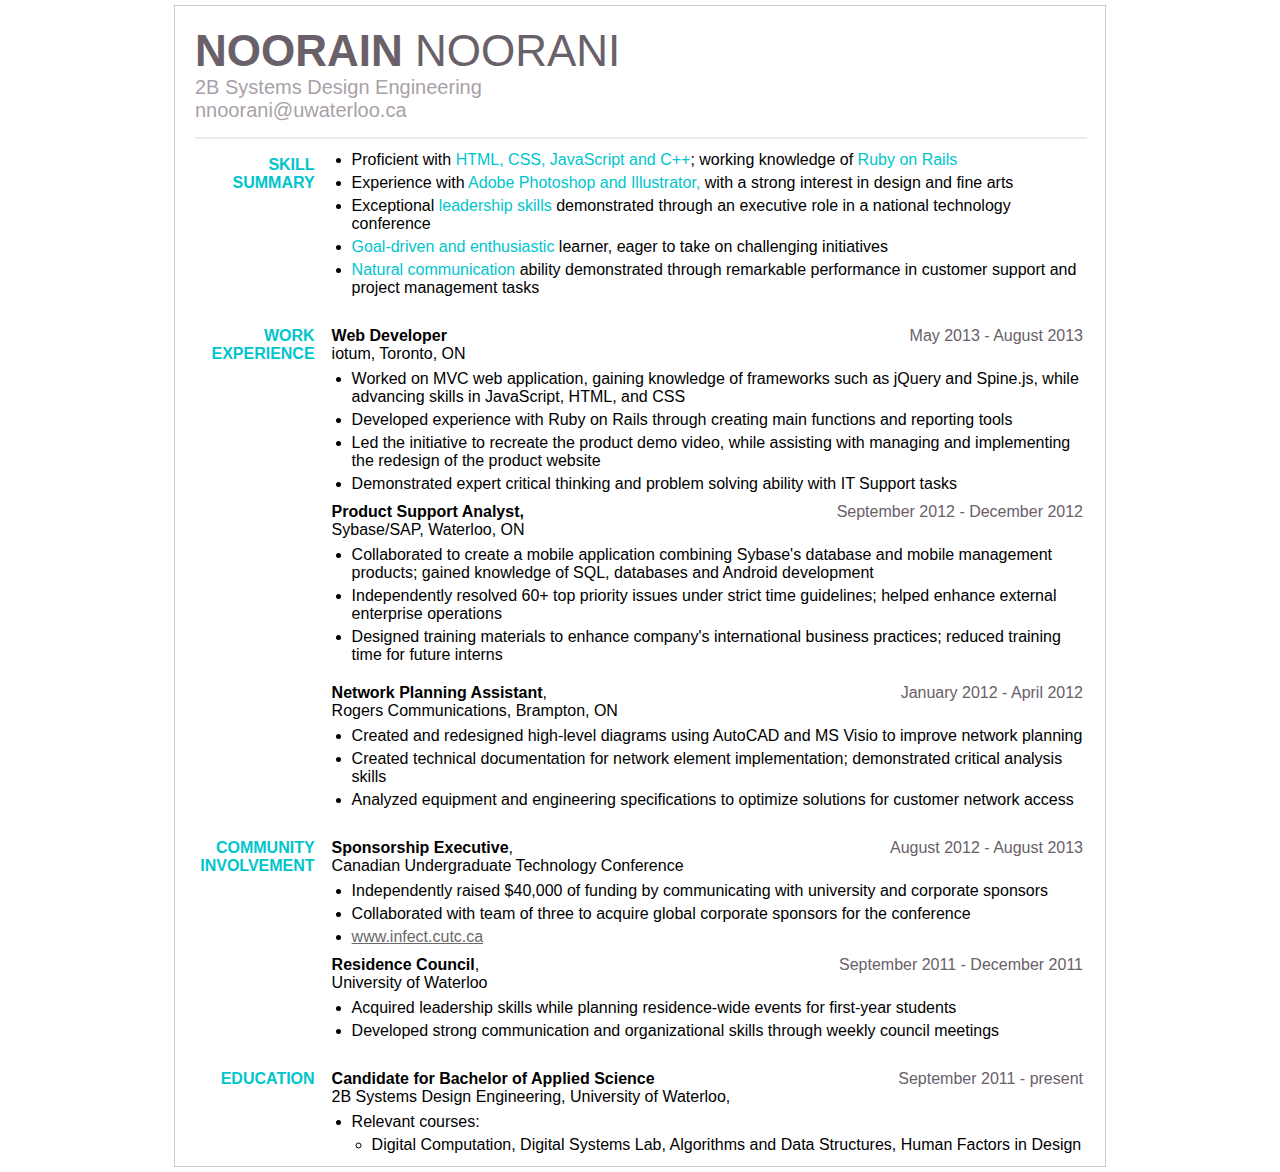
<file: resume/Fall 2013 Resume.html>
<!DOCTYPE html PUBLIC "-//W3C//DTD XHTML 1.0 Transitional//EN" "http://www.w3.org/TR/xhtml1/DTD/xhtml1-transitional.dtd">
<html xmlns="http://www.w3.org/1999/xhtml">
<head>
<meta http-equiv="content-type" content="text/html; charset=UTF-8"/>
<meta name=Generator content="Microsoft Word 12 (filtered)"/>
<title>Noorain Noorani's Resume</title>
<style>
	<!--
	* {
		font-family: "Helvetica";
		margin: 0px;
		padding: 0px;
	}
	p#name {
		text-transform:uppercase;

font-size:44px;
 text-align:left;
 color:#696069
	}


p#header{
text-transform:uppercase;
font-weight:bold;
text-align:right;
padding-right:15px;
color:#00C5CD
}

	.border {
		width: 890px;
		margin-top: 5px;
		padding: 10px 20px;
		border: 1px solid #CCCCCC;
		margin-right: auto;
		margin-bottom: 5px;
		margin-left: auto;
	}
	p {
		margin-left: 0px;
		margin-top: 10px;
	}

	ul ul{
		list-style-type: circle;
	}
	li {
		margin-left: 20px;
		padding-top: 5px;
	}
	.subpoint {
		list-style-type: circle;
		margin-left: 60px;
	}

	a {
		color:#696969;
	}

	a:hover{
		color:#933f3f;
	}


	-->
</style>
</head>
<body lang=EN-US>
<div class="border">

	<div class="wrapper">
<div style="float:left"> 
		<p id="name"><b>Noorain </b> Noorani</style></p>
		<p style="text-align:left; color:#a9a1a9; margin:auto; font-size:20px; padding-bottom:15px; float:left">
				2B Systems Design Engineering <br/>nnoorani@uwaterloo.ca <br/></div>

				<hr width="100%" style="height: 0px; margin-bottom:5px" align="center" color="#eaeaea"/>

				<table width="100%">
				
<tr>
						<td style="vertical-align:top; width=15%; text-align:right">
							<p id="header"> Skill Summary</p>
</td><td style="width:85%; text-align:left">
							<ul>
								<li>Proficient with<span style="color:#00C5CD"> HTML, CSS, JavaScript and C++</span>; working knowledge of<span style="color:#00C5CD"> Ruby on Rails </span></li>
								<li>Experience with <span style="color:#00C5CD">Adobe Photoshop and Illustrator, </span>with a strong interest in design and fine arts </li>
								<li>Exceptional <span style="color:#00C5CD">leadership skills</span> demonstrated through an executive role in a national technology conference </li>
								<li><span style="color:#00C5CD">Goal‐driven and enthusiastic</span> learner, eager to take on challenging initiatives
								<li><span style="color:#00C5CD">Natural communication</span> ability demonstrated through remarkable performance in customer support and project management tasks 
							</ul>
</br>
						</td>
					</tr>	

<tr>
<td style="width:15%; text-align:right; vertical-align:top">
				<p id="header" >Work Experience</p></td>
<td style="width:85%; text-align:left; ">
	<div style="height:3em">
				<p style="text-align:left; float:left">
					<strong>Web Developer</strong></br>
					 iotum, Toronto, ON
				</p>
				<p style="text-align:right; float:right; color:#696069"> May 2013 - August 2013
				</p>
	</div>
				<ul>
					<li>Worked on MVC web application, gaining knowledge of frameworks such as jQuery and Spine.js, while advancing skills in JavaScript, HTML, and CSS
					<li>Developed experience with Ruby on Rails through creating main functions and reporting tools
					<li>Led the initiative to recreate the product demo video, while assisting with managing and implementing the redesign of the product website</li>
					<li>Demonstrated expert critical thinking and problem solving ability with IT Support tasks</li>
</ul>
				<div style="height:3em">
				<p style="text-align:left; float:left">
					<strong> Product Support Analyst, </strong> </br>
					Sybase/SAP, Waterloo, ON
				</p>
				<p style="text-align:right; float:right; color:#696069">September 2012 - December 2012 
				</p>
			</div>
                                <ul>
                               <li> Collaborated to create a mobile application combining Sybase's database and mobile management products; gained knowledge of SQL, databases and Android development</li>
								<li> Independently resolved 60+ top priority issues under strict time guidelines; helped enhance external  enterprise operations </li>
							<li>Designed training materials to enhance company's international business practices; reduced training time for future interns</li>
				</ul>
				</p>
				<div style="height:3em">
				<p style="text-align:left; float:left">	
					<strong>Network Planning Assistant</strong>, </br>
					Rogers Communications, Brampton, ON
				</p>
				<p style="text-align:right; float:right; color:#696069">January 2012 - April 2012
				</p>
			</div>
				<ul>
					<li>Created and redesigned high-level diagrams using AutoCAD and MS Visio to improve network planning </li>
					<li>Created technical documentation for network element implementation; demonstrated critical analysis skills </li>
					<li>Analyzed equipment and engineering specifications to optimize solutions for customer network access </li>
				</ul>
</br>
				</td></tr>
<tr><td style="vertical-align:top; text-align:right; ">
				
				<p id="header">Community Involvement</p>
</td>
<td style="width:85%; text-align:left; ">
	<div style="height:3em">
				<p style="text-align:left; float:left">	
<strong>Sponsorship Executive</strong>, </br>
Canadian Undergraduate Technology Conference
</p>
<p style="text-align:right; float:right; color:#696069">August 2012 - August 2013</p>
</div>
<ul><li>Independently raised $40,000 of funding by communicating with university and corporate sponsors</li>
<li>Collaborated with team of three to acquire global corporate sponsors for the conference</li>
<li><a href="www.infect.cutc.ca">www.infect.cutc.ca</a></li></ul>
<div style="height:3em">
				<p style="text-align:left; float:left">	
					<strong>Residence Council</strong>, <br>
					University of Waterloo
				</p>
				<p style="text-align:right; float:right; color:#696069">September 2011 - December 2011</p>
</div>

				<ul>
					<li>Acquired leadership skills while planning residence-wide events for first-year students </li>
					<li>Developed strong communication and organizational skills through weekly council meetings </li>
				</ul>
</br>
</td></tr>
<tr><td style="width:15%; text-align:right; ; vertical-align:top">
<p id="header">Education</p>
</td>
<td style="width:85%; text-align:left; vertical-align:top;">

				<ul>
				</ul>
				<div style="height:3em">
				<p style="text-align:left; float:left">	
					<strong>Candidate for Bachelor of Applied Science</strong>
					<br>
					2B Systems Design Engineering, University of Waterloo,
				</p>
				<p style="text-align:right; float:right; color:#696069">September 2011 - present</p>
</div>

				<ul>
					<li>Relevant courses: <br>
					<ul>
						<li>Digital Computation, Digital Systems Lab, Algorithms and Data Structures, Human Factors in Design</br>
					</ul>
					</li>
					
				</ul>
</td>
</tr>

</table>
				
			</div>
		</div>
		<!-- Created by JobMineHTML Resume Generator - Questions or Comments about the tool - e-mail: daskinne@uwaterloo.ca -->
		</body>
		</html>
</file>
<file: css/style.css>
@font-face {
    font-family: Avenir;
    src: url(../assets/Avenir Next Condensed.ttc);
}

body
{
	font-family: 'Droid Serif', serif;
	font-size: 1.8rem;
	margin: 0px;
}

h1 {
	font-family: 'Lato';
	font-weight: 900;
	font-size: 4rem;
	color: #232854;
}

h2 {
	font-weight: 600;
	font-family: 'Lato', sans-serif;
	color: #333;
	font-size: 1.4em;
	margin-top: 10px;
}

h3 { font-family: 'Lato'; font-weight: 600; font-size: 1.4rem; margin-bottom: 40px; padding-bottom: 10px; text-transform: uppercase; display: inline-block; border-bottom: 3px solid}

h4, h5{
	font-family: 'Lato', sans-serif;
}

li {
	list-style: none;
}
a { text-decoration:  none; color: #00B5FF; }
a:hover { text-decoration: none; color: #00b5ff;}

#grid[data-columns]::before {
	content: '2 .column.size-1of2';
}

.column { float: left;}
.size-1of2 { width: 50%; }

/* header */
.header { margin-bottom: 30px; }
.header-wrapper { position: relative; margin: 15rem auto 60px; }
.about { line-height: 2; margin-top: 20px; }
.fa { padding: 10px; color: #333;}
.link-box { font-family: Avenir; border: 1px #00B5FF solid; color: #00B5FF; padding: 13px; font-weight: 100; margin: 30px auto;}
.link-box:hover { text-decoration: none; background-color: #00B5FF; color: #fff ;}
nav.home{ float: right; margin: 5rem 5rem 1rem;}
nav.home > ul > li{ font-weight: 400; font-family: 'Lato'; font-size: 1.4rem; text-transform: uppercase; margin: 0px 20px; display: inline-block;}
nav.home > ul > li > a:hover {opacity: 1; color: #00b5ff;}
nav.home > ul >li > a.active {font-weight: 600; opacity: 1; border-bottom: 3px solid #00b5ff;}

nav.case-study { float: left; margin: 4rem 4rem 1rem; color: #fff;}
nav.case-study > a >img { width: 40px;}
nav.case-study > a {color: #333;}
/* nav */

/* portfolio */
.project { position: relative; margin: 0px 20px 40px;}
.project > a { display: block; }
.project > a:hover { 
	opacity: 1;
}

.project-info {
	text-align: center;
	top: 20px;
	padding: 30px;
	color: #fff;
}

.project-info > p { padding-bottom: 30px;}

.project-info > h4 {
	font-family: "Lato", sans-serif;
	text-transform: uppercase;
	letter-spacing: 2.6;
	font-size: 1.3rem;
	font-weight: 300;
	color: #fff;
	padding: 30px 0 40px;
	text-align: center;
}

.virgin { background-image: url("../assets/virgin-bg.jpg"); background-size: cover}
.triplust { background-image: url("../assets/triplust-bg.jpg"); background-size: cover}
.mfp { background-image: url("../assets/mfp-bg.jpg"); background-size: cover}
.designlab { background-image: url("../assets/designlab-bg.jpg"); background-size: cover }
.minted { background-image: url("../assets/minted-bg.jpg"); background-size: cover }
.maps { background-image: url("../assets/maps-bg.jpg"); background-size: cover }

.overlay { position: relative; top: 0; width: 100%; }
.overlay-blue { background-color: rgba(52, 152, 219,0.9)}
.overlay-dark-blue { background-color: rgba(41, 128, 185,0.9)}
.overlay-dark-green { background-color: rgba(39, 174, 96,0.9)}
.overlay-orange { background-color: rgba(230, 126, 34,0.9)}
.overlay-green { background-color: rgba(46, 204, 113,0.8)}
.overlay-turquoise { background-color: rgba(26, 188, 156,0.8)}
.overlay-yellow { background-color: rgba(241, 196, 15,0.8)}

/*about */
.ib { display: inline-block; }
.center { text-align: center; }

/*social*/
.social {padding-bottom: 30px;}

/*case study pages*/
.case-study-header{
	padding:150px;
	margin: 0;
	color: #fff;
	background-position: center;
}

.case-study-header > .overlay > h4 {
	font-family: "Lato", sans-serif;
	text-transform: uppercase;
	letter-spacing: 3;
	font-size: 2rem;
	font-weight: 300;
	color: #fff;
	text-align: center;
}

.case-study-header > .overlay > h5 {
	font-weight: 300; 
	font-size: 1.5rem;
	opacity: 0.7;
	margin: 15px auto;
}

.case-study-header > .overlay {
	position: relative; top: 0; width: 100%;
}

.logo {
	width: 100px;
	height: 100px;
	text-align: center;
	border-radius: 50%;
}

.case-study {
	line-height: 3.5rem;
}

.case-study p {
	padding-bottom: 10px;
}

h4.section-header {
	font-size: 2rem;
	font-weight: 400;
	color: #aaa;
	padding: 15px 0 5px;
}

h4.section-header::first{
	padding-top: 15px;
}

.case-study-image {
	margin-bottom: 40px;
}

p.goal {
	font-style: italic;
	padding: 40px 100px;
	text-align: center;
	font-size: 2rem;
	font-weight: 300;
	color: #bbb;
}

/* responsive styles*/
@media (max-width: 767px) {
nav { float: none;}
nav > ul > li { margin: 0 10px;}
#grid[data-columns]::before {
	content: '1 .column.size-1of1';
}
.column { float: left;}
.size-1of1 { width: 100%; }

h1 { font-size: 2rem;}

.project-info { top: 10px; padding: 10px 30px;
.project { margin: 0px 0px 40px;}
.header-wrapper { position: relative; margin: 8rem auto 60px; }
nav > ul >li > a.active {border-bottom: none; }
}



@media (max-width: 1200px) {
}

@media (max-width: 1000px) {

}
</file>
<file: css/component.css>
.og-grid {
	list-style: none;
	padding: 20px 0;
	margin: 0 auto;
	text-align: center;
	width: 100%;
}

.og-grid li {
	display: inline-block;
	margin: 10px 5px 0 5px;
	vertical-align: top;
	height: 250px;
}

.og-grid li > a,
.og-grid li > a img {
	border: none;
	outline: none;
	display: block;
	position: relative;
}

.og-grid li.og-expanded > a::after {
	top: auto;
	border: solid transparent;
	content: " ";
	height: 0;
	width: 0;
	position: absolute;
	pointer-events: none;
	border-bottom-color: #FFB03b;
	border-width: 15px;
	left: 50%;
	margin: -10px 0 0 -15px;
}

.og-expander {
	position: absolute;
	background: #fff;
	border-top: 2px solid #FFB03b;
	border-bottom: 2px solid #FFB03b;
	top: auto;
	left: 0;
	width: 100%;
	margin-top: 20px;
	text-align: left;
	height: 0;
	overflow: hidden;
}

.og-expander-inner {
	padding: 50px 30px;
	height: 100%;
	text-align: left;
}

.og-close {
	position: absolute;
	width: 40px;
	height: 40px;
	top: 20px;
	right: 20px;
	cursor: pointer;
}

.og-close::before,
.og-close::after {
	content: '';
	position: absolute;
	width: 100%;
	top: 50%;
	height: 1px;
	background: #888;
	-webkit-transform: rotate(45deg);
	-moz-transform: rotate(45deg);
	transform: rotate(45deg);
}

.og-close::after {
	-webkit-transform: rotate(-45deg);
	-moz-transform: rotate(-45deg);
	transform: rotate(-45deg);
}

.og-close:hover::before,
.og-close:hover::after {
	background: #333;
}

.og-fullimg,
.og-details {
	width: 50%;
	float: left;
	height: 100%;
	overflow: hidden;
	position: relative;
}

.og-details {
	padding: 0 40px 0 20px;
}

.og-fullimg {
	text-align: center;
}

.og-fullimg img {
	display: inline-block;
	max-height: 100%;
	max-width: 100%;
}

.og-details h3 {
	font-weight: 300;
	font-size: 52px;
	padding: 40px 0 10px;
	margin-bottom: 10px;
}

.og-details p {
	font-weight: 400;
	font-size: 16px;
	line-height: 22px;
	color: #999;
	text-align: left;
}

.og-details a {
	font-weight: 700;
	font-size: 16px;
	color: #333;
	text-transform: uppercase;
	letter-spacing: 2px;
	padding: 10px 20px;
	border: 3px solid #333;
	display: inline-block;
	margin: 30px 0 0;
	outline: none;
}

.og-details a::before {
	content: '\2192';
	display: inline-block;
	margin-right: 10px;
}

.og-details a:hover {
	border-color: #999;
	color: #999;
}

.og-loading {
	width: 20px;
	height: 20px;
	border-radius: 50%;
	background: #ddd;
	box-shadow: 0 0 1px #ccc, 15px 30px 1px #ccc, -15px 30px 1px #ccc;
	position: absolute;
	top: 50%;
	left: 50%;
	margin: -25px 0 0 -25px;
	-webkit-animation: loader 0.5s infinite ease-in-out both;
	-moz-animation: loader 0.5s infinite ease-in-out both;
	animation: loader 0.5s infinite ease-in-out both;
}

@-webkit-keyframes loader {
	0% { background: #ddd; }
	33% { background: #ccc; box-shadow: 0 0 1px #ccc, 15px 30px 1px #ccc, -15px 30px 1px #ddd; }
	66% { background: #ccc; box-shadow: 0 0 1px #ccc, 15px 30px 1px #ddd, -15px 30px 1px #ccc; }
}

@-moz-keyframes loader {
	0% { background: #ddd; }
	33% { background: #ccc; box-shadow: 0 0 1px #ccc, 15px 30px 1px #ccc, -15px 30px 1px #ddd; }
	66% { background: #ccc; box-shadow: 0 0 1px #ccc, 15px 30px 1px #ddd, -15px 30px 1px #ccc; }
}

@keyframes loader {
	0% { background: #ddd; }
	33% { background: #ccc; box-shadow: 0 0 1px #ccc, 15px 30px 1px #ccc, -15px 30px 1px #ddd; }
	66% { background: #ccc; box-shadow: 0 0 1px #ccc, 15px 30px 1px #ddd, -15px 30px 1px #ccc; }
}

@media screen and (max-width: 830px) {

	.og-expander h3 { font-size: 32px; }
	.og-expander p { font-size: 13px; }
	.og-expander a { font-size: 12px; }

}

@media screen and (max-width: 650px) {

	.og-fullimg { display: none; }
	.og-details { float: none; width: 100%; }
	
}
</file>
<file: css/responsive-nav.css>
/*! responsive-nav.js 1.0.39 by @viljamis */

@font-face {
  font-family: "responsivenav";
  src:url("../assets/responsivenav.eot");
  src:url("../assets/responsivenav.eot?#iefix") format("embedded-opentype"),
    url("../assets/responsivenav.ttf") format("truetype"),
    url("../assets/responsivenav.woff") format("woff"),
    url("../assets/responsivenav.svg#responsivenav") format("svg");
  font-weight: normal;
  font-style: normal;
}


.nav-collapse ul {
  margin: 0;
  padding: 0;
  width: 100%;
  display: block;
  list-style: none;
}

.nav-collapse li {
  display: inline-block;
}

.js .nav-collapse {
  clip: rect(0 0 0 0);
  max-height: 0;
  position: absolute;
  display: block;
  overflow: hidden;
  zoom: 1;
}

.nav-collapse.opened {
  max-height: 9999px;
}

.nav-toggle {
  -webkit-tap-highlight-color: rgba(0,0,0,0);
  -webkit-touch-callout: none;
  -webkit-user-select: none;
  -moz-user-select: none;
  -ms-user-select: none;
  -o-user-select: none;
  user-select: none;
}

.nav-toggle {
  background: url(../assets/hamburger.png) no-repeat center;
  background-size: contain;
  -webkit-font-smoothing: antialiased;
  -moz-osx-font-smoothing: grayscale;
  -webkit-touch-callout: none;
  -webkit-user-select: none;
  -moz-user-select: none;
  -ms-user-select: none;
  user-select: none;
  text-decoration: none;
  text-indent: -999px;
  position: relative;
  overflow: hidden;
  width: 50px;
  height: 55px;
  float: right;
  top:15px;
}

.nav-toggle.active {
  background: url(../assets/close.png) no-repeat center;
  background-size: 30px;
}

@media screen and (min-width: 40em) {
  .js .nav-collapse {
    position: relative;
  }
  .js .nav-collapse.closed {
    max-height: none;
  }
  .nav-toggle {
    display: none;
  }
}

@media screen and (max-width: 747px) {
  .nav-collapse li {
    width: 100%;
  }
}
</file>
